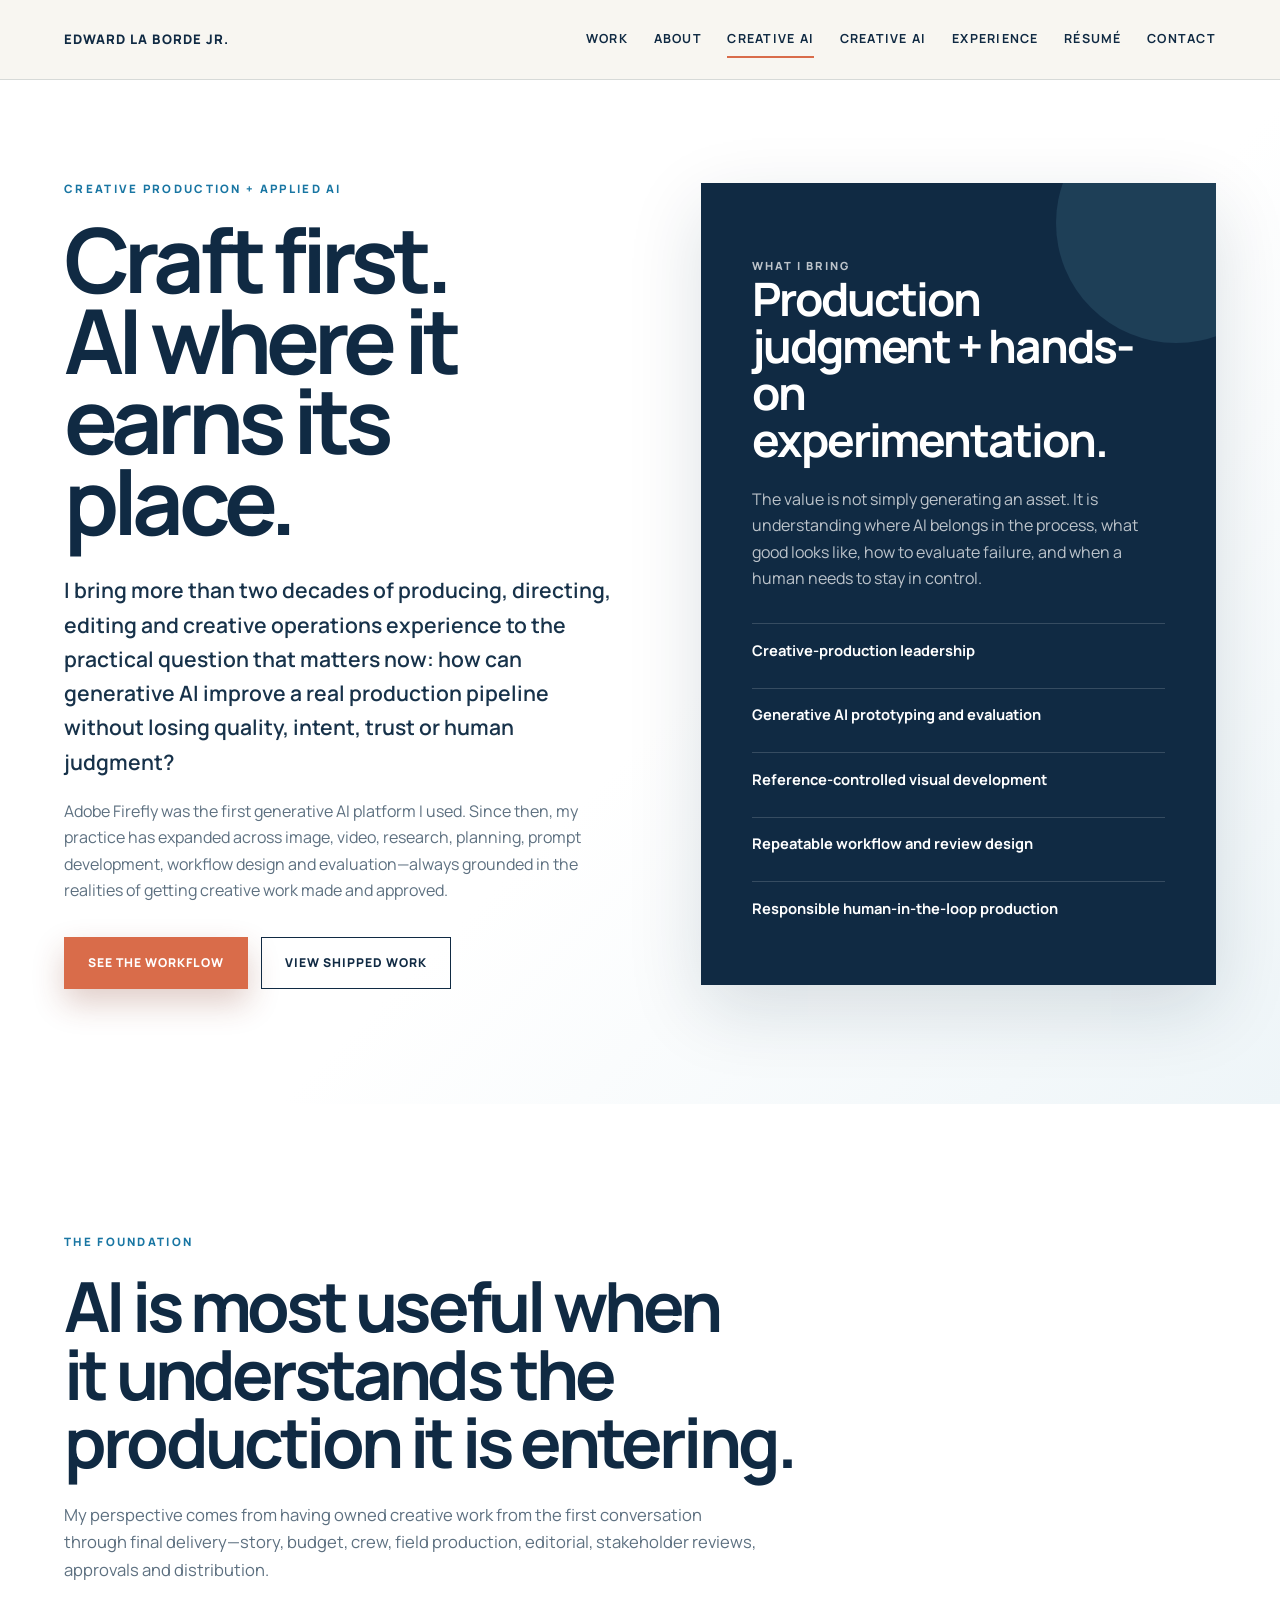
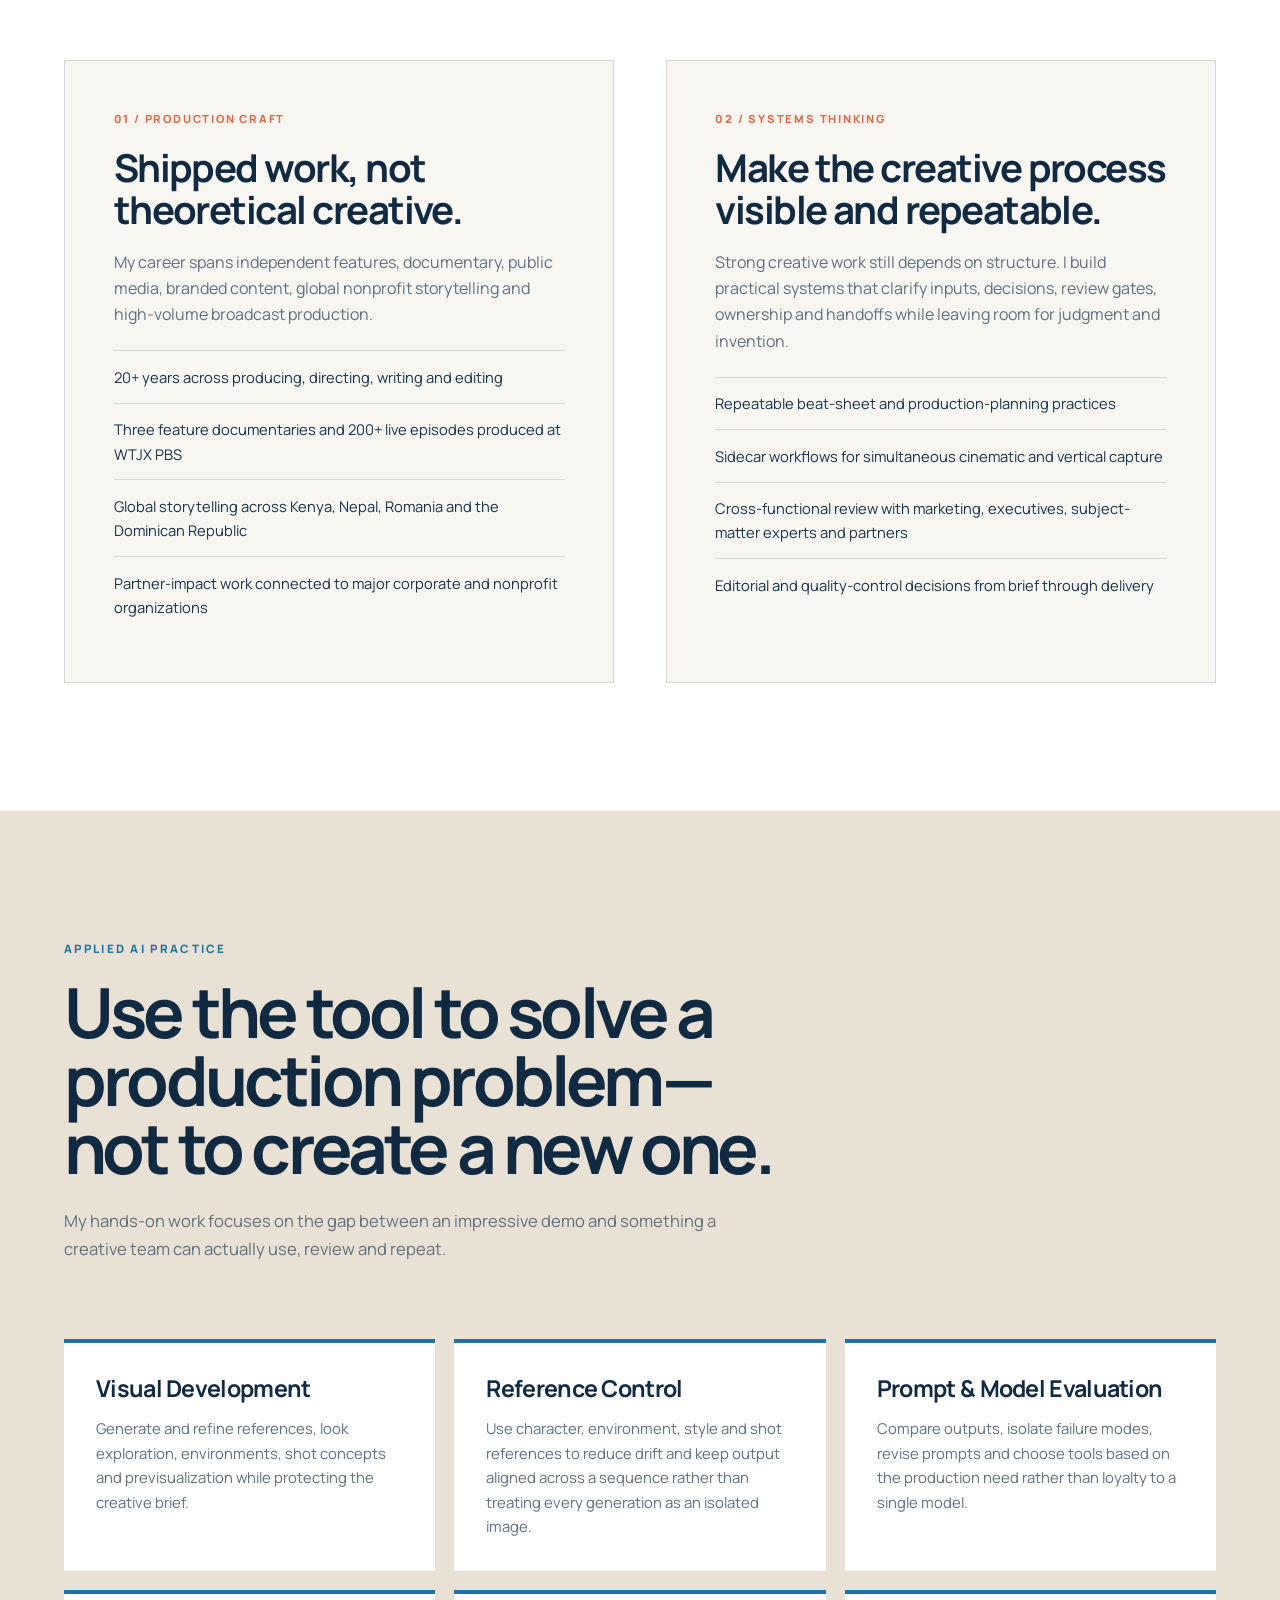
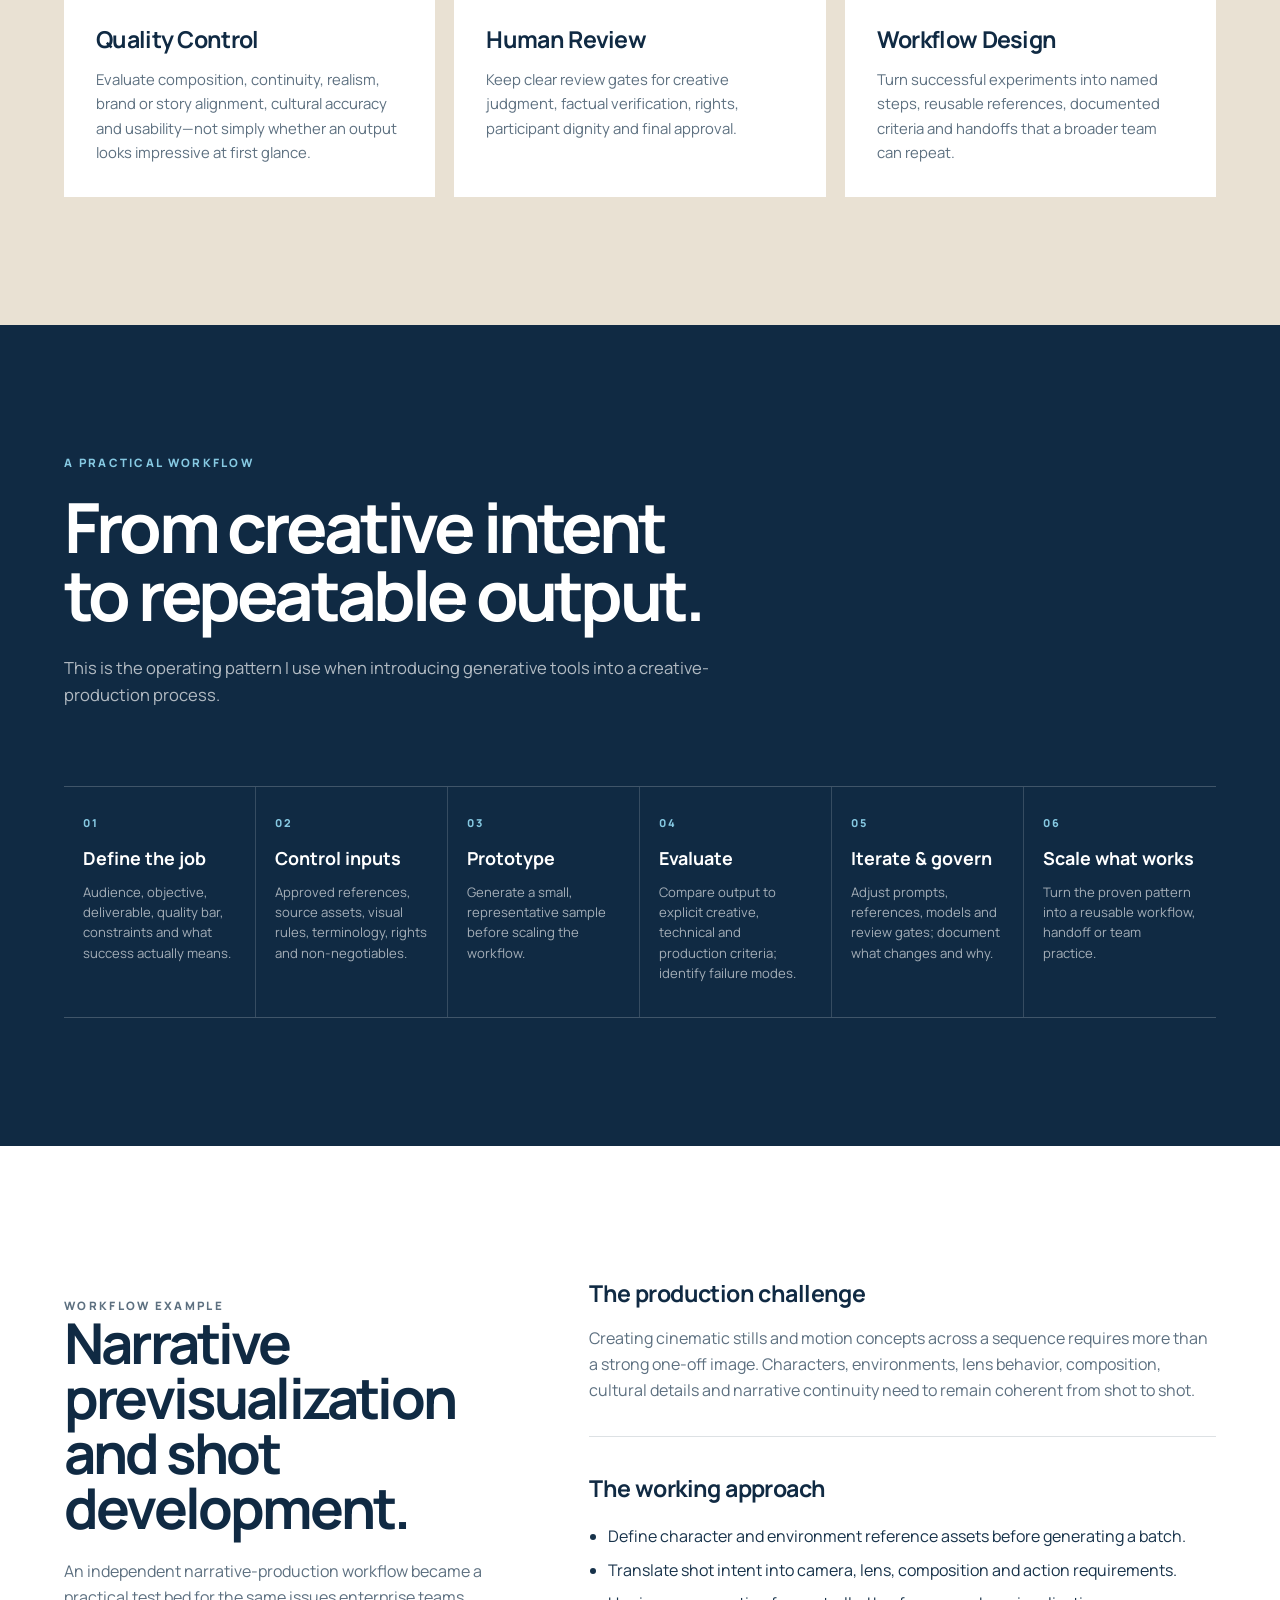
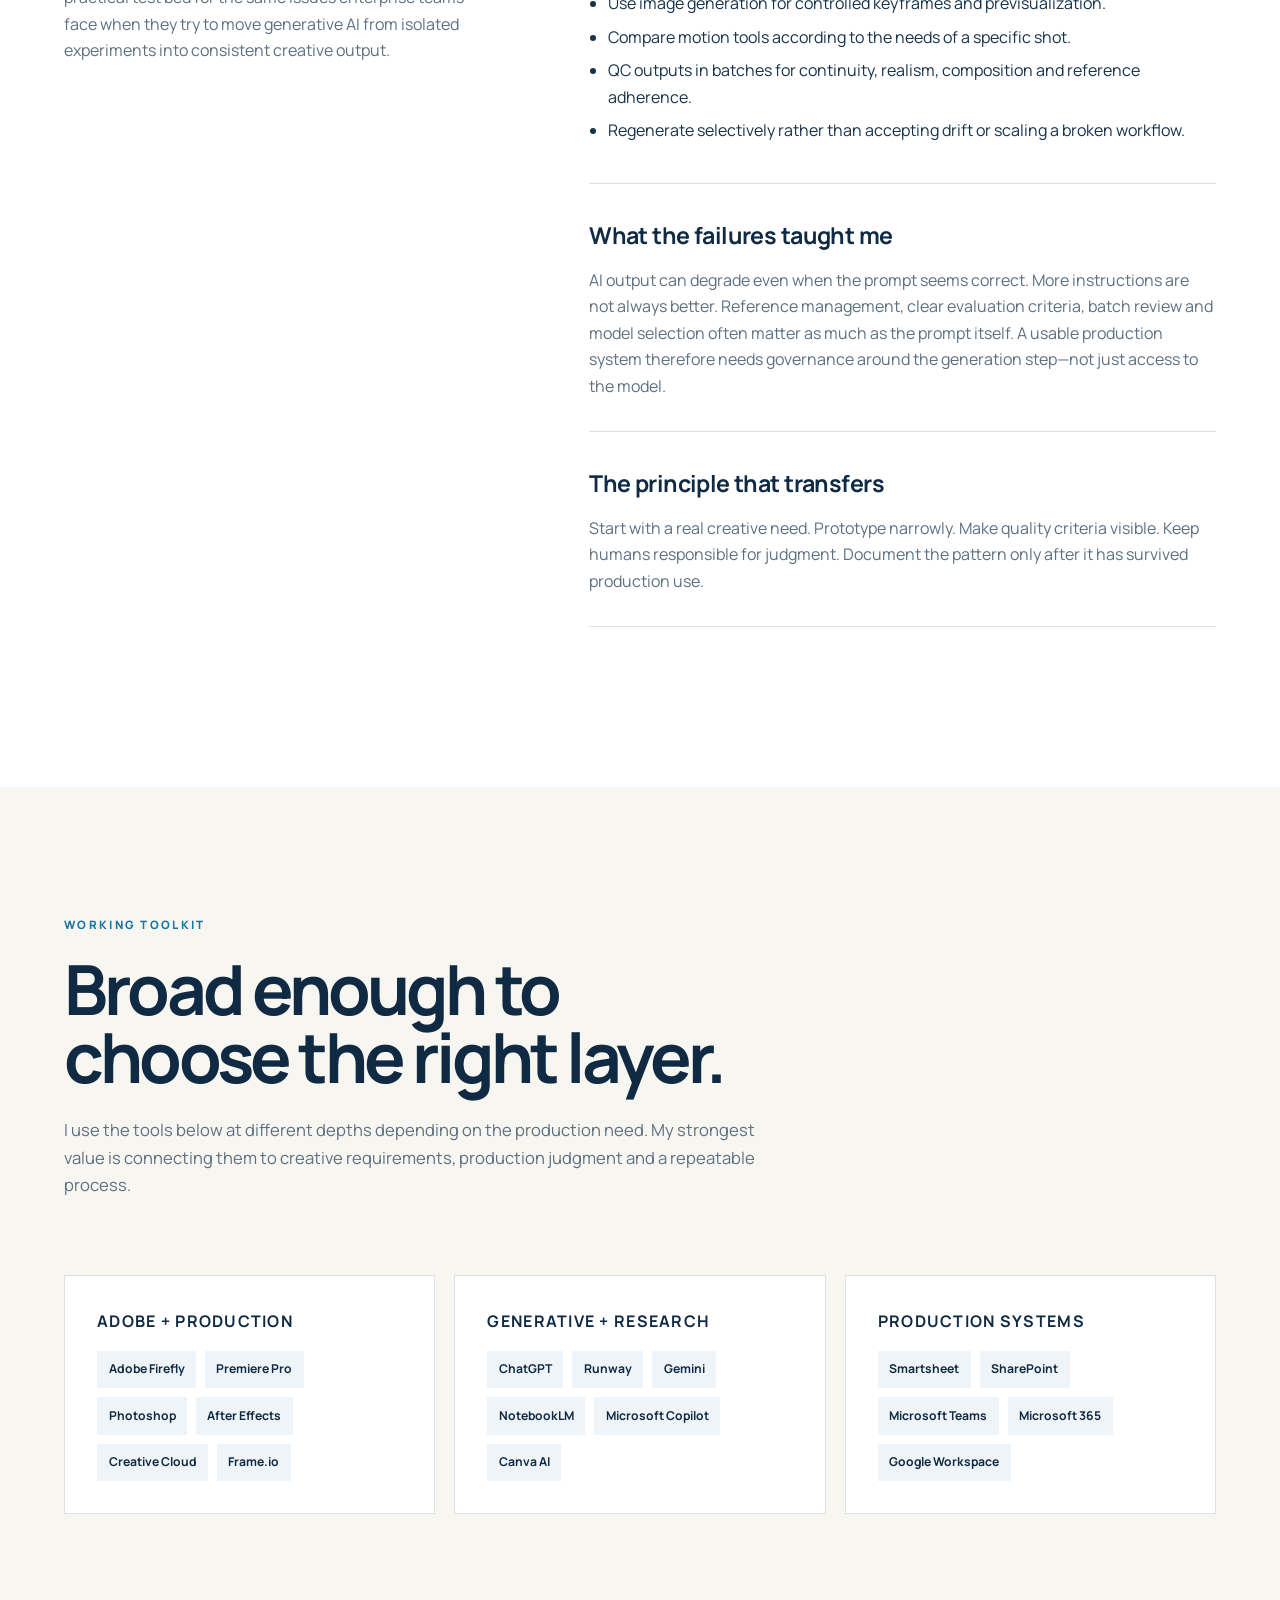
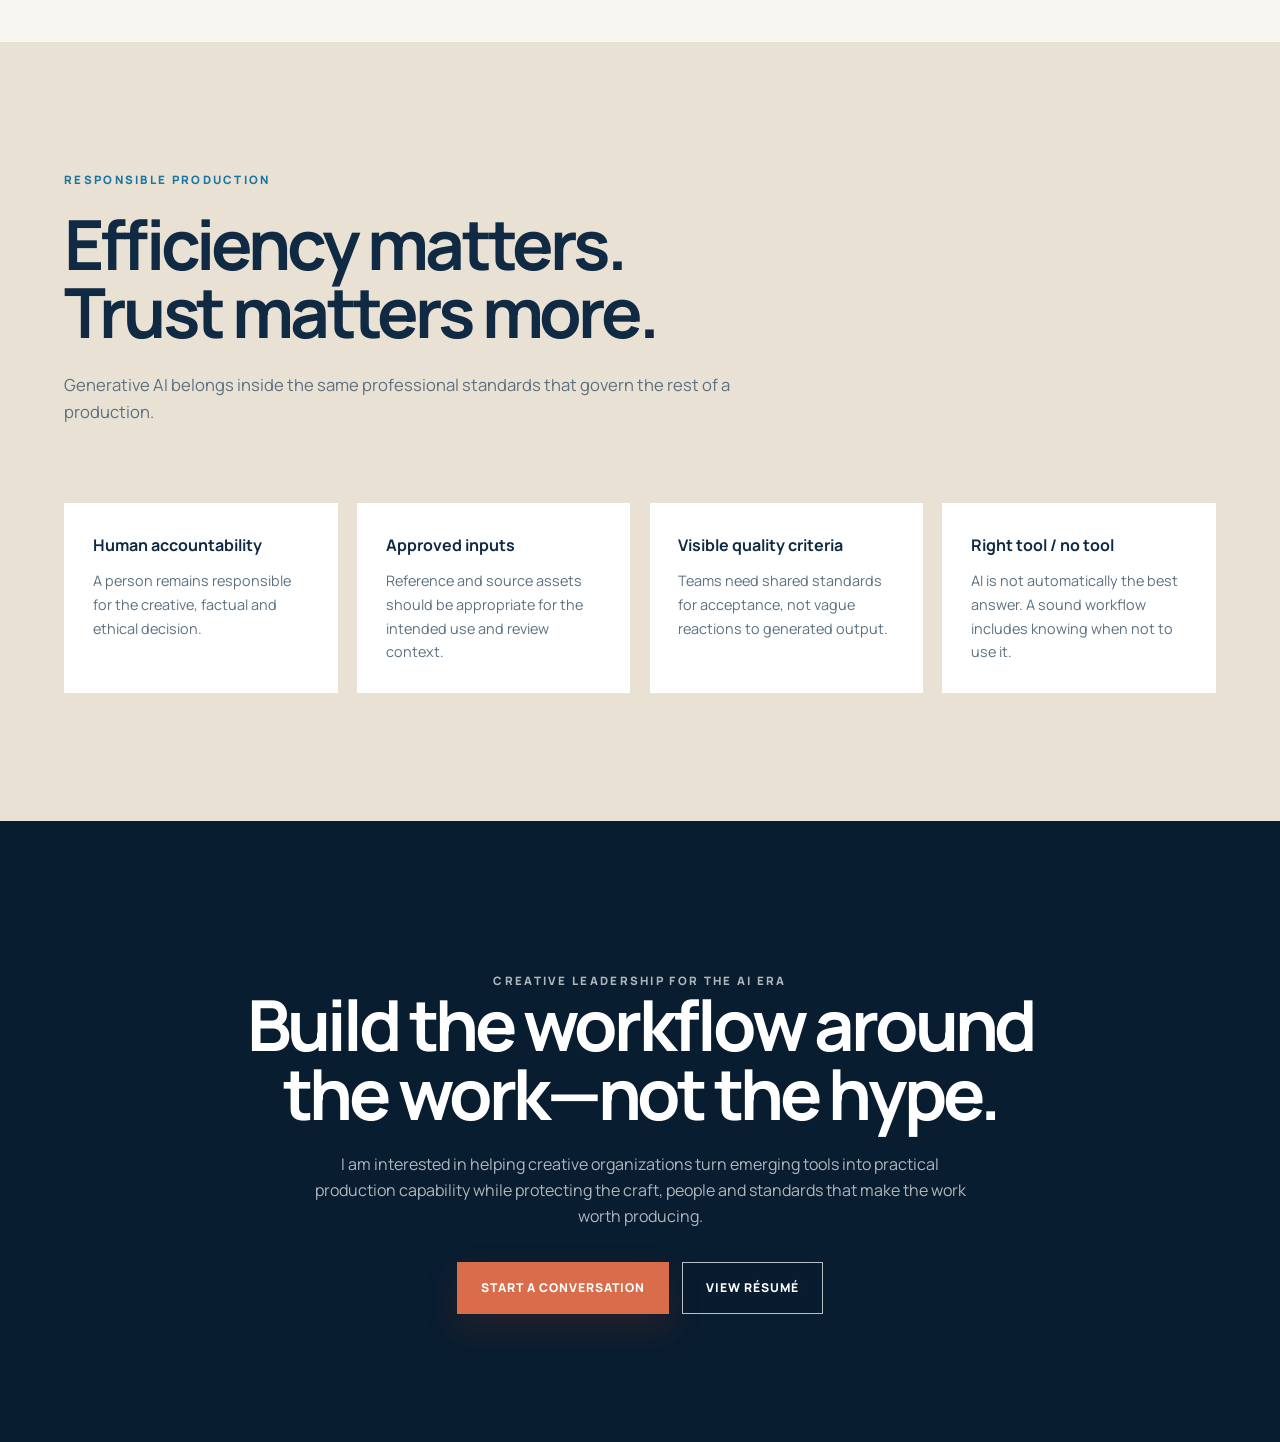
<file: creative-ai/index.html>
<!doctype html>
<html lang="en">
<head>
  <meta charset="utf-8">
  <meta name="viewport" content="width=device-width, initial-scale=1">
  <meta name="description" content="Edward La Borde Jr. combines more than two decades of creative-production leadership with hands-on generative AI, workflow design, evaluation and responsible human review.">
  <meta name="theme-color" content="#102A43">
  <title>Creative Production + Applied AI | Edward La Borde Jr.</title>
  <link rel="preconnect" href="https://fonts.googleapis.com">
  <link rel="preconnect" href="https://fonts.gstatic.com" crossorigin>
  <link href="https://fonts.googleapis.com/css2?family=Manrope:wght@400;500;600;700;800&display=swap" rel="stylesheet">
  <link rel="stylesheet" href="../styles.css">
  <style>
    .ai-page{background:var(--warm-white)}
    .ai-page .site-nav a[aria-current="page"]::after{right:0}
    .ai-hero{min-height:88svh;padding:clamp(10rem,14vw,13rem) max(5vw,calc((100vw - var(--max-width))/2)) clamp(6rem,9vw,8rem);display:grid;grid-template-columns:1.03fr .97fr;gap:clamp(3rem,7vw,7rem);align-items:center;background:linear-gradient(135deg,#fff 0%,#fff 58%,#eef5f8 100%)}
    .ai-hero-copy{max-width:760px}
    .ai-hero h1{margin:0;color:var(--navy);font-size:clamp(3.8rem,7vw,7.2rem);line-height:.9;letter-spacing:-.065em;text-wrap:balance}
    .ai-hero-lead{margin:2rem 0 0;max-width:700px;color:var(--ink);font-size:clamp(1.12rem,1.65vw,1.38rem);font-weight:600;line-height:1.62}
    .ai-hero-note{margin:1.2rem 0 0;max-width:680px;color:var(--muted)}
    .ai-hero-actions{display:flex;flex-wrap:wrap;gap:.8rem;margin-top:2.1rem}
    .ai-button-outline{border-color:var(--navy);color:var(--navy);background:transparent}
    .ai-button-outline:hover{background:var(--navy);color:#fff}
    .ai-hero-panel{position:relative;padding:clamp(2rem,4vw,3.5rem);background:var(--navy);color:#fff;box-shadow:var(--shadow);overflow:hidden}
    .ai-hero-panel::after{content:"";position:absolute;width:240px;height:240px;border-radius:50%;right:-80px;top:-80px;background:rgba(127,196,224,.13)}
    .ai-panel-label{margin:0 0 1.4rem;color:#8ed0e8;font-size:.7rem;font-weight:800;letter-spacing:.18em;text-transform:uppercase}
    .ai-hero-panel h2{position:relative;z-index:1;margin:0;color:#fff;font-size:clamp(2rem,3.6vw,3.45rem);line-height:1.02;letter-spacing:-.045em}
    .ai-hero-panel p{position:relative;z-index:1;margin:1.4rem 0 0;color:rgba(255,255,255,.72)}
    .ai-panel-list{position:relative;z-index:1;display:grid;gap:.75rem;margin:2rem 0 0;padding:0;list-style:none}
    .ai-panel-list li{padding:.85rem 0;border-top:1px solid rgba(255,255,255,.16);font-size:.92rem;font-weight:700}
    .ai-section{padding:clamp(6rem,10vw,9rem) max(5vw,calc((100vw - var(--max-width))/2))}
    .ai-section-heading{max-width:880px;margin-bottom:clamp(3rem,6vw,5rem)}
    .ai-section-heading h2{margin:0;color:var(--navy);font-size:clamp(2.7rem,5.4vw,5.35rem);line-height:.98;letter-spacing:-.055em;text-wrap:balance}
    .ai-section-heading>p:last-child{max-width:700px;margin:1.6rem 0 0;color:var(--muted);font-size:1.04rem}
    .ai-foundation{background:#fff}
    .ai-foundation-grid{display:grid;grid-template-columns:1fr 1fr;gap:clamp(2rem,4vw,4rem)}
    .ai-foundation-card{padding:clamp(2rem,3.8vw,3.5rem);border:1px solid var(--line);background:var(--warm-white)}
    .ai-card-index{display:block;margin-bottom:1.2rem;color:var(--coral);font-size:.7rem;font-weight:800;letter-spacing:.16em;text-transform:uppercase}
    .ai-foundation-card h3{margin:0;color:var(--navy);font-size:clamp(1.8rem,3vw,2.8rem);line-height:1.08;letter-spacing:-.04em}
    .ai-foundation-card p{margin:1.15rem 0 0;color:var(--muted)}
    .ai-proof-list{margin:1.4rem 0 0;padding:0;list-style:none}
    .ai-proof-list li{padding:.85rem 0;border-top:1px solid var(--line);color:var(--ink);font-size:.92rem}
    .ai-practice{background:var(--sand)}
    .ai-practice-grid{display:grid;grid-template-columns:repeat(3,minmax(0,1fr));gap:1.2rem}
    .ai-practice-card{padding:2rem;background:#fff;border-top:4px solid var(--ocean)}
    .ai-practice-card h3{margin:0;color:var(--navy);font-size:1.45rem;line-height:1.15;letter-spacing:-.03em}
    .ai-practice-card p{margin:.9rem 0 0;color:var(--muted);font-size:.93rem}
    .ai-workflow{background:var(--navy);color:#fff}
    .ai-workflow .eyebrow{color:#86c9e2}
    .ai-workflow .ai-section-heading h2{color:#fff}
    .ai-workflow .ai-section-heading>p:last-child{color:rgba(255,255,255,.68)}
    .ai-workflow-steps{display:grid;grid-template-columns:repeat(6,minmax(0,1fr));margin-top:1rem;border-top:1px solid rgba(255,255,255,.2);border-bottom:1px solid rgba(255,255,255,.2)}
    .ai-step{min-height:230px;padding:1.7rem 1.2rem;border-right:1px solid rgba(255,255,255,.16)}
    .ai-step:last-child{border-right:0}
    .ai-step span{display:block;color:#86c9e2;font-size:.68rem;font-weight:800;letter-spacing:.16em;text-transform:uppercase}
    .ai-step h3{margin:1rem 0 0;color:#fff;font-size:1.12rem;line-height:1.18}
    .ai-step p{margin:.8rem 0 0;color:rgba(255,255,255,.62);font-size:.82rem;line-height:1.55}
    .ai-case{background:#fff}
    .ai-case-grid{display:grid;grid-template-columns:.82fr 1.18fr;gap:clamp(3rem,7vw,7rem);align-items:start}
    .ai-case-intro{position:sticky;top:7rem}
    .ai-case-intro h2{margin:0;color:var(--navy);font-size:clamp(2.5rem,4.4vw,4.5rem);line-height:.98;letter-spacing:-.05em}
    .ai-case-intro p{margin:1.4rem 0 0;color:var(--muted)}
    .ai-case-block{padding:0 0 2rem;margin-bottom:2rem;border-bottom:1px solid var(--line)}
    .ai-case-block h3{margin:0;color:var(--navy);font-size:1.45rem;letter-spacing:-.025em}
    .ai-case-block p{margin:.8rem 0 0;color:var(--muted)}
    .ai-case-block ul{margin:1rem 0 0;padding-left:1.2rem;color:var(--ink)}
    .ai-case-block li{margin:.45rem 0}
    .ai-toolkit{background:var(--warm-white)}
    .ai-tool-groups{display:grid;grid-template-columns:repeat(3,minmax(0,1fr));gap:1.2rem}
    .ai-tool-group{padding:2rem;border:1px solid var(--line);background:#fff}
    .ai-tool-group h3{margin:0 0 1rem;color:var(--navy);font-size:1rem;text-transform:uppercase;letter-spacing:.08em}
    .ai-tags{display:flex;flex-wrap:wrap;gap:.55rem}
    .ai-tag{display:inline-flex;padding:.55rem .72rem;background:#eef4f7;color:var(--navy);font-size:.76rem;font-weight:700}
    .ai-responsible{background:var(--sand)}
    .ai-principles{display:grid;grid-template-columns:repeat(4,minmax(0,1fr));gap:1.2rem}
    .ai-principle{padding:1.8rem;background:#fff}
    .ai-principle strong{display:block;color:var(--navy);font-size:1rem}
    .ai-principle p{margin:.7rem 0 0;color:var(--muted);font-size:.9rem}
    .ai-cta{padding:clamp(6rem,10vw,9rem) max(5vw,calc((100vw - var(--max-width))/2));background:var(--navy-deep);color:#fff;text-align:center}
    .ai-cta h2{margin:0 auto;max-width:900px;font-size:clamp(2.8rem,5.5vw,5.7rem);line-height:.98;letter-spacing:-.055em}
    .ai-cta p{max-width:680px;margin:1.4rem auto 0;color:rgba(255,255,255,.68)}
    .ai-cta-actions{display:flex;justify-content:center;flex-wrap:wrap;gap:.8rem;margin-top:2rem}
    @media(max-width:980px){
      .ai-hero,.ai-case-grid{grid-template-columns:1fr}
      .ai-hero{min-height:auto}
      .ai-case-intro{position:static}
      .ai-practice-grid,.ai-tool-groups{grid-template-columns:1fr 1fr}
      .ai-workflow-steps{grid-template-columns:repeat(3,minmax(0,1fr))}
      .ai-step:nth-child(3){border-right:0}
      .ai-step:nth-child(-n+3){border-bottom:1px solid rgba(255,255,255,.16)}
      .ai-principles{grid-template-columns:1fr 1fr}
    }
    @media(max-width:680px){
      .ai-foundation-grid,.ai-practice-grid,.ai-tool-groups,.ai-principles{grid-template-columns:1fr}
      .ai-workflow-steps{grid-template-columns:1fr}
      .ai-step,.ai-step:nth-child(3){border-right:0;border-bottom:1px solid rgba(255,255,255,.16)}
      .ai-step:last-child{border-bottom:0}
      .ai-hero h1{font-size:clamp(3.25rem,17vw,5rem)}
    }
  </style>
</head>
<body class="ai-page">
  <a class="skip-link" href="#main-content">Skip to content</a>

  <header class="site-header">
    <a class="brand" href="../" aria-label="Edward La Borde Jr. — home"><span>Edward La Borde Jr.</span></a>
    <button class="nav-toggle" aria-label="Open menu" aria-expanded="false" aria-controls="primary-nav">Menu</button>
    <nav class="site-nav" id="primary-nav" aria-label="Primary navigation">
      <a href="../#work">Work</a>
      <a href="../about/">About</a>
      <a href="./" aria-current="page">Creative AI</a>
      <a href="../#experience">Experience</a>
      <a href="../resume/">Résumé</a>
      <a href="../#contact">Contact</a>
    </nav>
  </header>

  <main id="main-content">
    <section class="ai-hero">
      <div class="ai-hero-copy reveal">
        <p class="eyebrow">Creative Production + Applied AI</p>
        <h1>Craft first.<br>AI where it earns its place.</h1>
        <p class="ai-hero-lead">I bring more than two decades of producing, directing, editing and creative operations experience to the practical question that matters now: how can generative AI improve a real production pipeline without losing quality, intent, trust or human judgment?</p>
        <p class="ai-hero-note">Adobe Firefly was the first generative AI platform I used. Since then, my practice has expanded across image, video, research, planning, prompt development, workflow design and evaluation—always grounded in the realities of getting creative work made and approved.</p>
        <div class="ai-hero-actions">
          <a class="button button-coral" href="#workflow">See the workflow</a>
          <a class="button ai-button-outline" href="../#work">View shipped work</a>
        </div>
      </div>
      <aside class="ai-hero-panel reveal" aria-label="Applied AI focus areas">
        <p class="ai-panel-label">What I bring</p>
        <h2>Production judgment + hands-on experimentation.</h2>
        <p>The value is not simply generating an asset. It is understanding where AI belongs in the process, what good looks like, how to evaluate failure, and when a human needs to stay in control.</p>
        <ul class="ai-panel-list">
          <li>Creative-production leadership</li>
          <li>Generative AI prototyping and evaluation</li>
          <li>Reference-controlled visual development</li>
          <li>Repeatable workflow and review design</li>
          <li>Responsible human-in-the-loop production</li>
        </ul>
      </aside>
    </section>

    <section class="ai-section ai-foundation" aria-labelledby="foundation-title">
      <div class="ai-section-heading reveal">
        <p class="eyebrow">The Foundation</p>
        <h2 id="foundation-title">AI is most useful when it understands the production it is entering.</h2>
        <p>My perspective comes from having owned creative work from the first conversation through final delivery—story, budget, crew, field production, editorial, stakeholder reviews, approvals and distribution.</p>
      </div>
      <div class="ai-foundation-grid">
        <article class="ai-foundation-card reveal">
          <span class="ai-card-index">01 / Production Craft</span>
          <h3>Shipped work, not theoretical creative.</h3>
          <p>My career spans independent features, documentary, public media, branded content, global nonprofit storytelling and high-volume broadcast production.</p>
          <ul class="ai-proof-list">
            <li>20+ years across producing, directing, writing and editing</li>
            <li>Three feature documentaries and 200+ live episodes produced at WTJX PBS</li>
            <li>Global storytelling across Kenya, Nepal, Romania and the Dominican Republic</li>
            <li>Partner-impact work connected to major corporate and nonprofit organizations</li>
          </ul>
        </article>
        <article class="ai-foundation-card reveal">
          <span class="ai-card-index">02 / Systems Thinking</span>
          <h3>Make the creative process visible and repeatable.</h3>
          <p>Strong creative work still depends on structure. I build practical systems that clarify inputs, decisions, review gates, ownership and handoffs while leaving room for judgment and invention.</p>
          <ul class="ai-proof-list">
            <li>Repeatable beat-sheet and production-planning practices</li>
            <li>Sidecar workflows for simultaneous cinematic and vertical capture</li>
            <li>Cross-functional review with marketing, executives, subject-matter experts and partners</li>
            <li>Editorial and quality-control decisions from brief through delivery</li>
          </ul>
        </article>
      </div>
    </section>

    <section class="ai-section ai-practice" aria-labelledby="practice-title">
      <div class="ai-section-heading reveal">
        <p class="eyebrow">Applied AI Practice</p>
        <h2 id="practice-title">Use the tool to solve a production problem—not to create a new one.</h2>
        <p>My hands-on work focuses on the gap between an impressive demo and something a creative team can actually use, review and repeat.</p>
      </div>
      <div class="ai-practice-grid">
        <article class="ai-practice-card reveal"><h3>Visual Development</h3><p>Generate and refine references, look exploration, environments, shot concepts and previsualization while protecting the creative brief.</p></article>
        <article class="ai-practice-card reveal"><h3>Reference Control</h3><p>Use character, environment, style and shot references to reduce drift and keep output aligned across a sequence rather than treating every generation as an isolated image.</p></article>
        <article class="ai-practice-card reveal"><h3>Prompt & Model Evaluation</h3><p>Compare outputs, isolate failure modes, revise prompts and choose tools based on the production need rather than loyalty to a single model.</p></article>
        <article class="ai-practice-card reveal"><h3>Quality Control</h3><p>Evaluate composition, continuity, realism, brand or story alignment, cultural accuracy and usability—not simply whether an output looks impressive at first glance.</p></article>
        <article class="ai-practice-card reveal"><h3>Human Review</h3><p>Keep clear review gates for creative judgment, factual verification, rights, participant dignity and final approval.</p></article>
        <article class="ai-practice-card reveal"><h3>Workflow Design</h3><p>Turn successful experiments into named steps, reusable references, documented criteria and handoffs that a broader team can repeat.</p></article>
      </div>
    </section>

    <section class="ai-section ai-workflow" id="workflow" aria-labelledby="workflow-title">
      <div class="ai-section-heading reveal">
        <p class="eyebrow">A Practical Workflow</p>
        <h2 id="workflow-title">From creative intent to repeatable output.</h2>
        <p>This is the operating pattern I use when introducing generative tools into a creative-production process.</p>
      </div>
      <div class="ai-workflow-steps reveal">
        <article class="ai-step"><span>01</span><h3>Define the job</h3><p>Audience, objective, deliverable, quality bar, constraints and what success actually means.</p></article>
        <article class="ai-step"><span>02</span><h3>Control inputs</h3><p>Approved references, source assets, visual rules, terminology, rights and non-negotiables.</p></article>
        <article class="ai-step"><span>03</span><h3>Prototype</h3><p>Generate a small, representative sample before scaling the workflow.</p></article>
        <article class="ai-step"><span>04</span><h3>Evaluate</h3><p>Compare output to explicit creative, technical and production criteria; identify failure modes.</p></article>
        <article class="ai-step"><span>05</span><h3>Iterate & govern</h3><p>Adjust prompts, references, models and review gates; document what changes and why.</p></article>
        <article class="ai-step"><span>06</span><h3>Scale what works</h3><p>Turn the proven pattern into a reusable workflow, handoff or team practice.</p></article>
      </div>
    </section>

    <section class="ai-section ai-case" aria-labelledby="case-title">
      <div class="ai-case-grid">
        <div class="ai-case-intro reveal">
          <p class="eyebrow">Workflow Example</p>
          <h2 id="case-title">Narrative previsualization and shot development.</h2>
          <p>An independent narrative-production workflow became a practical test bed for the same issues enterprise teams face when they try to move generative AI from isolated experiments into consistent creative output.</p>
        </div>
        <div class="ai-case-detail">
          <article class="ai-case-block reveal">
            <h3>The production challenge</h3>
            <p>Creating cinematic stills and motion concepts across a sequence requires more than a strong one-off image. Characters, environments, lens behavior, composition, cultural details and narrative continuity need to remain coherent from shot to shot.</p>
          </article>
          <article class="ai-case-block reveal">
            <h3>The working approach</h3>
            <ul>
              <li>Define character and environment reference assets before generating a batch.</li>
              <li>Translate shot intent into camera, lens, composition and action requirements.</li>
              <li>Use image generation for controlled keyframes and previsualization.</li>
              <li>Compare motion tools according to the needs of a specific shot.</li>
              <li>QC outputs in batches for continuity, realism, composition and reference adherence.</li>
              <li>Regenerate selectively rather than accepting drift or scaling a broken workflow.</li>
            </ul>
          </article>
          <article class="ai-case-block reveal">
            <h3>What the failures taught me</h3>
            <p>AI output can degrade even when the prompt seems correct. More instructions are not always better. Reference management, clear evaluation criteria, batch review and model selection often matter as much as the prompt itself. A usable production system therefore needs governance around the generation step—not just access to the model.</p>
          </article>
          <article class="ai-case-block reveal">
            <h3>The principle that transfers</h3>
            <p>Start with a real creative need. Prototype narrowly. Make quality criteria visible. Keep humans responsible for judgment. Document the pattern only after it has survived production use.</p>
          </article>
        </div>
      </div>
    </section>

    <section class="ai-section ai-toolkit" aria-labelledby="toolkit-title">
      <div class="ai-section-heading reveal">
        <p class="eyebrow">Working Toolkit</p>
        <h2 id="toolkit-title">Broad enough to choose the right layer.</h2>
        <p>I use the tools below at different depths depending on the production need. My strongest value is connecting them to creative requirements, production judgment and a repeatable process.</p>
      </div>
      <div class="ai-tool-groups">
        <article class="ai-tool-group reveal"><h3>Adobe + Production</h3><div class="ai-tags"><span class="ai-tag">Adobe Firefly</span><span class="ai-tag">Premiere Pro</span><span class="ai-tag">Photoshop</span><span class="ai-tag">After Effects</span><span class="ai-tag">Creative Cloud</span><span class="ai-tag">Frame.io</span></div></article>
        <article class="ai-tool-group reveal"><h3>Generative + Research</h3><div class="ai-tags"><span class="ai-tag">ChatGPT</span><span class="ai-tag">Runway</span><span class="ai-tag">Gemini</span><span class="ai-tag">NotebookLM</span><span class="ai-tag">Microsoft Copilot</span><span class="ai-tag">Canva AI</span></div></article>
        <article class="ai-tool-group reveal"><h3>Production Systems</h3><div class="ai-tags"><span class="ai-tag">Smartsheet</span><span class="ai-tag">SharePoint</span><span class="ai-tag">Microsoft Teams</span><span class="ai-tag">Microsoft 365</span><span class="ai-tag">Google Workspace</span></div></article>
      </div>
    </section>

    <section class="ai-section ai-responsible" aria-labelledby="responsible-title">
      <div class="ai-section-heading reveal">
        <p class="eyebrow">Responsible Production</p>
        <h2 id="responsible-title">Efficiency matters. Trust matters more.</h2>
        <p>Generative AI belongs inside the same professional standards that govern the rest of a production.</p>
      </div>
      <div class="ai-principles">
        <article class="ai-principle reveal"><strong>Human accountability</strong><p>A person remains responsible for the creative, factual and ethical decision.</p></article>
        <article class="ai-principle reveal"><strong>Approved inputs</strong><p>Reference and source assets should be appropriate for the intended use and review context.</p></article>
        <article class="ai-principle reveal"><strong>Visible quality criteria</strong><p>Teams need shared standards for acceptance, not vague reactions to generated output.</p></article>
        <article class="ai-principle reveal"><strong>Right tool / no tool</strong><p>AI is not automatically the best answer. A sound workflow includes knowing when not to use it.</p></article>
      </div>
    </section>

    <section class="ai-cta">
      <p class="eyebrow">Creative Leadership for the AI Era</p>
      <h2>Build the workflow around the work—not the hype.</h2>
      <p>I am interested in helping creative organizations turn emerging tools into practical production capability while protecting the craft, people and standards that make the work worth producing.</p>
      <div class="ai-cta-actions">
        <a class="button button-coral" href="mailto:edlaborde@me.com">Start a conversation</a>
        <a class="button button-ghost" href="../resume/">View résumé</a>
      </div>
    </section>
  </main>

  <script src="../script.js"></script>
</body>
</html>
</file>
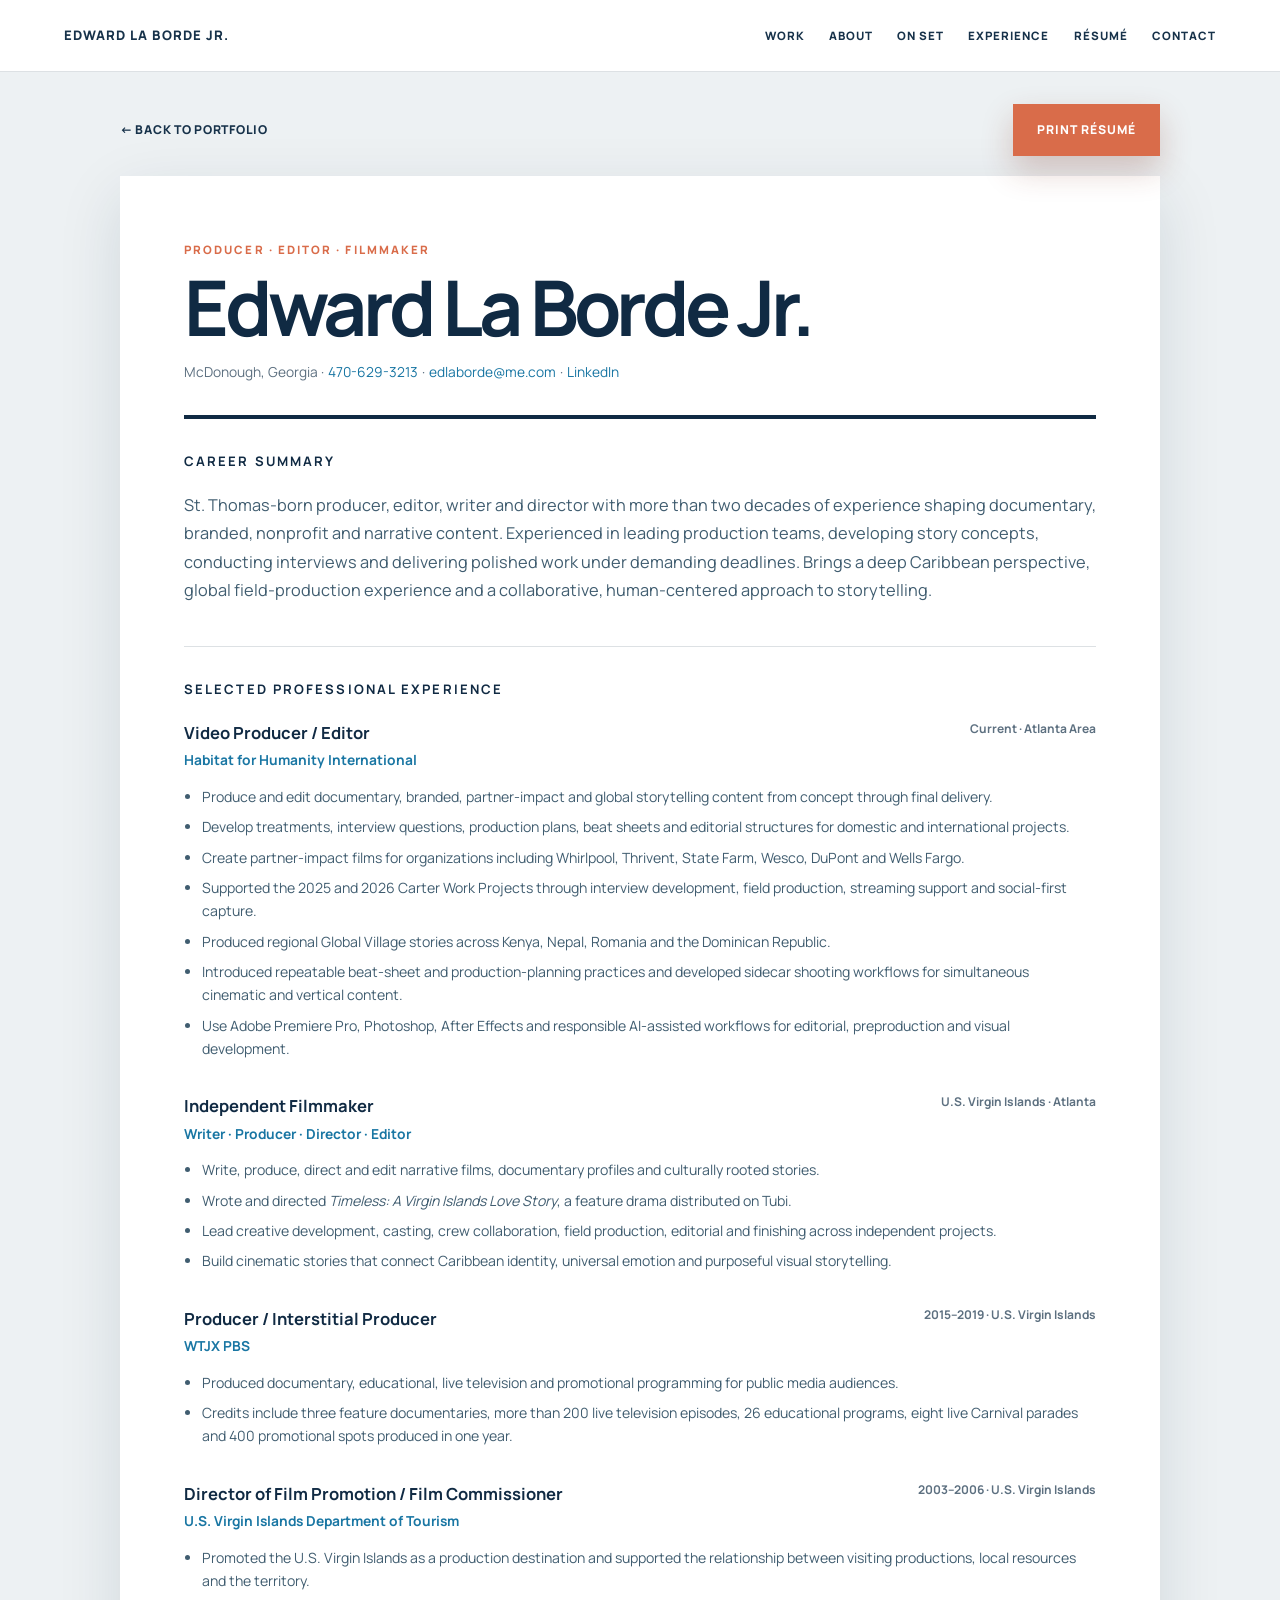
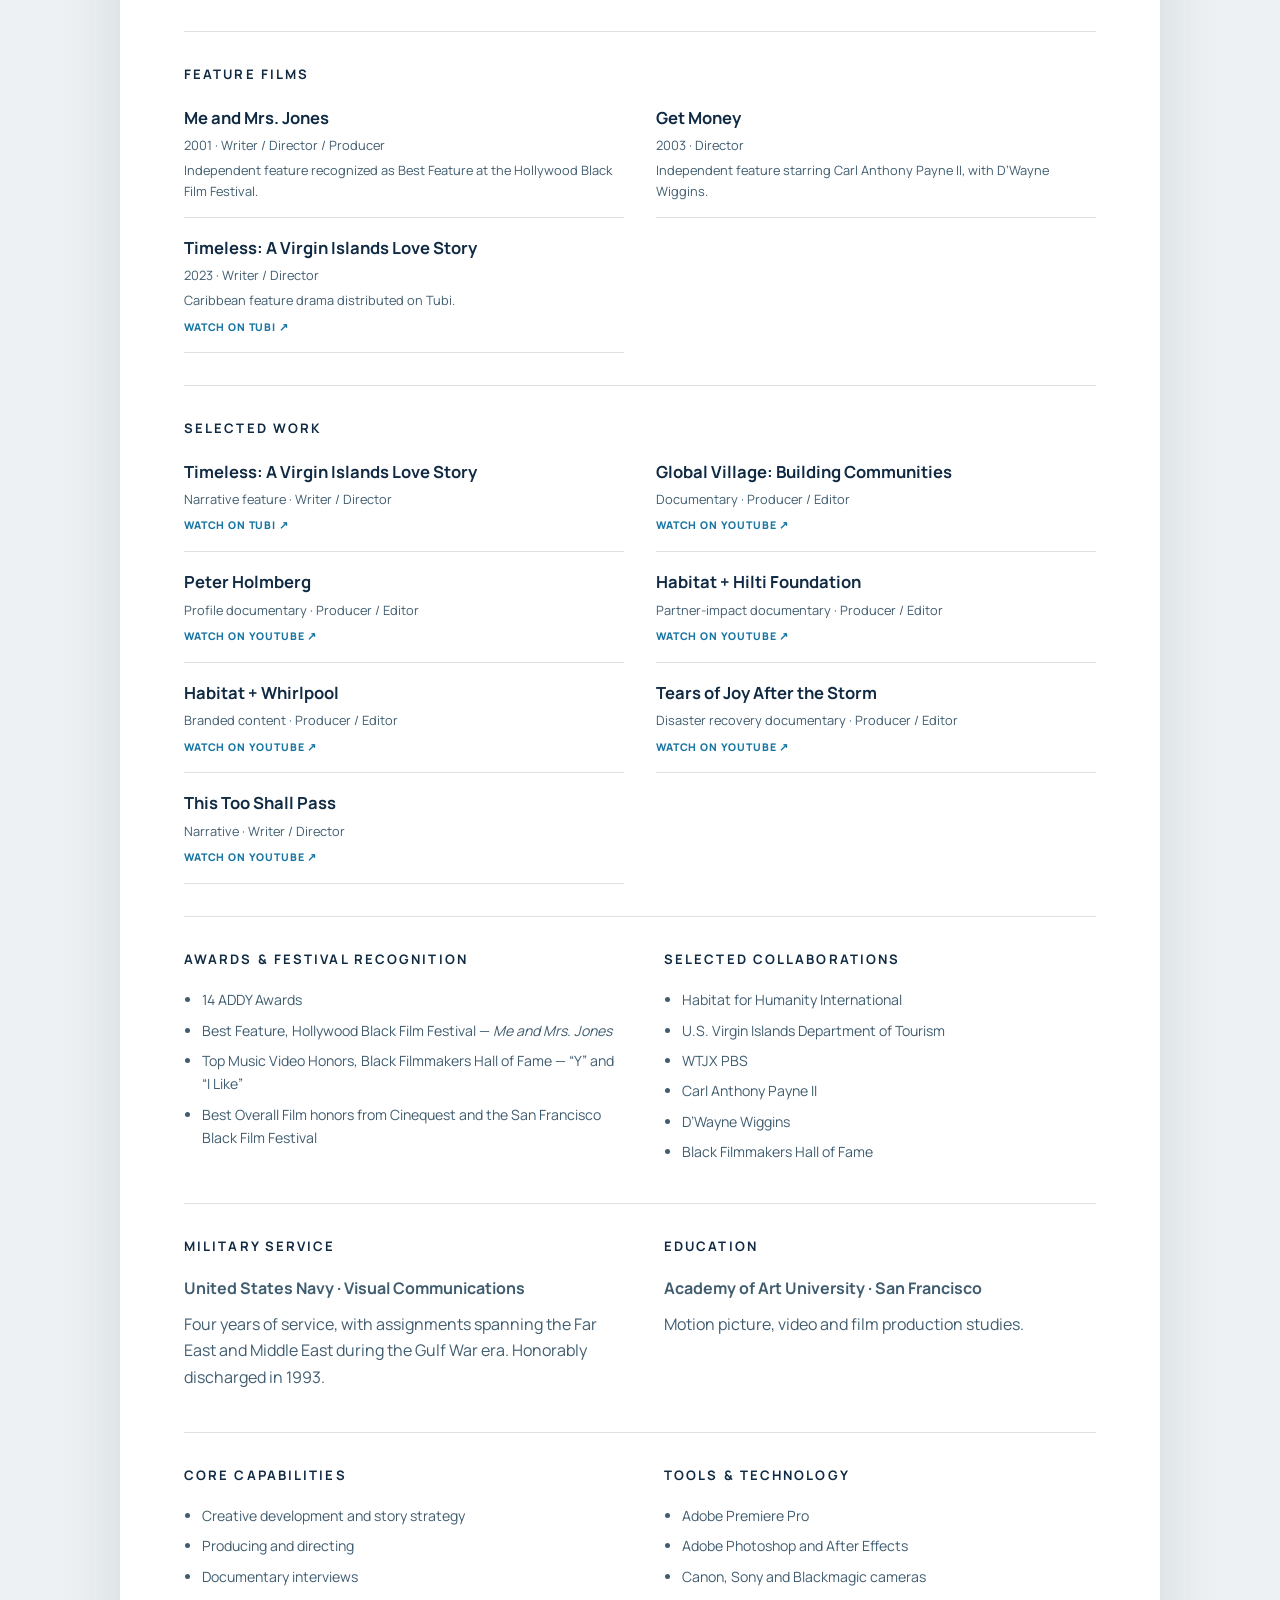
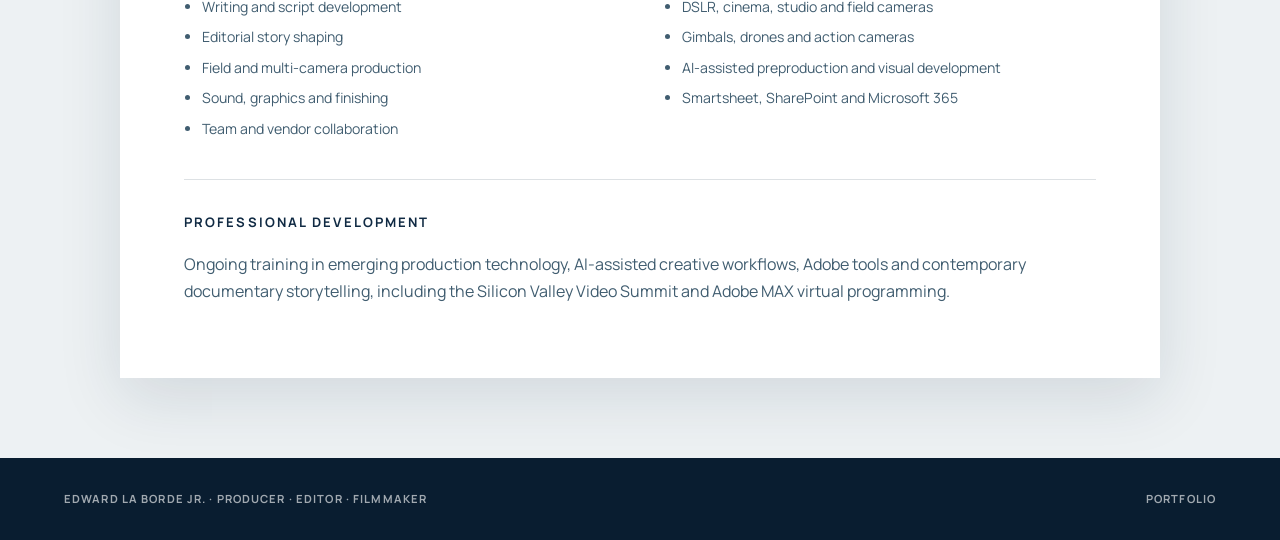
<file: resume/index.html>
<!doctype html>
<html lang="en">
<head>
  <meta charset="utf-8">
  <meta name="viewport" content="width=device-width, initial-scale=1">
  <meta name="description" content="Résumé for Edward La Borde Jr., producer, editor, filmmaker and content creator.">
  <meta name="theme-color" content="#102A43">
  <title>Résumé | Edward La Borde Jr.</title>
  <link rel="preconnect" href="https://fonts.googleapis.com">
  <link rel="preconnect" href="https://fonts.gstatic.com" crossorigin>
  <link href="https://fonts.googleapis.com/css2?family=Manrope:wght@400;500;600;700;800&display=swap" rel="stylesheet">
  <link rel="stylesheet" href="../styles.css">
</head>
<body class="resume-page">
  <a class="skip-link" href="#resume-content">Skip to résumé</a>
  <header class="resume-site-header">
    <a class="brand" href="../">Edward La Borde Jr.</a>
    <nav aria-label="Résumé navigation">
      <a href="../#work">Work</a>
      <a href="../about/">About</a>
      <a href="../#on-set">On Set</a>
      <a href="../#experience">Experience</a>
      <a href="./" aria-current="page">Résumé</a>
      <a href="../#contact">Contact</a>
    </nav>
  </header>

  <main class="resume-shell" id="resume-content">
    <div class="resume-toolbar">
      <a class="resume-back" href="../">← Back to portfolio</a>
      <button class="button button-coral print-button" type="button" onclick="window.print()">Print Résumé</button>
    </div>

    <article class="resume-document">
      <header class="resume-header">
        <p class="resume-kicker">Producer · Editor · Filmmaker</p>
        <h1>Edward La Borde Jr.</h1>
        <p class="resume-contact">
          McDonough, Georgia ·
          <a href="tel:+14706293213">470-629-3213</a> ·
          <a href="mailto:edlaborde@me.com">edlaborde@me.com</a> ·
          <a href="https://www.linkedin.com/in/edward-la-borde-jr-29476838" target="_blank" rel="noopener">LinkedIn</a>
        </p>
      </header>

      <section class="resume-section resume-summary">
        <h2>Career Summary</h2>
        <p>St. Thomas-born producer, editor, writer and director with more than two decades of experience shaping documentary, branded, nonprofit and narrative content. Experienced in leading production teams, developing story concepts, conducting interviews and delivering polished work under demanding deadlines. Brings a deep Caribbean perspective, global field-production experience and a collaborative, human-centered approach to storytelling.</p>
      </section>

      <section class="resume-section">
        <h2>Selected Professional Experience</h2>
        <article class="resume-role">
          <div class="resume-role-heading">
            <div><h3>Video Producer / Editor</h3><p>Habitat for Humanity International</p></div>
            <span>Current · Atlanta Area</span>
          </div>
          <ul>
            <li>Produce and edit documentary, branded, partner-impact and global storytelling content from concept through final delivery.</li>
            <li>Develop treatments, interview questions, production plans, beat sheets and editorial structures for domestic and international projects.</li>
            <li>Create partner-impact films for organizations including Whirlpool, Thrivent, State Farm, Wesco, DuPont and Wells Fargo.</li>
            <li>Supported the 2025 and 2026 Carter Work Projects through interview development, field production, streaming support and social-first capture.</li>
            <li>Produced regional Global Village stories across Kenya, Nepal, Romania and the Dominican Republic.</li>
            <li>Introduced repeatable beat-sheet and production-planning practices and developed sidecar shooting workflows for simultaneous cinematic and vertical content.</li>
            <li>Use Adobe Premiere Pro, Photoshop, After Effects and responsible AI-assisted workflows for editorial, preproduction and visual development.</li>
          </ul>
        </article>

        <article class="resume-role">
          <div class="resume-role-heading">
            <div><h3>Independent Filmmaker</h3><p>Writer · Producer · Director · Editor</p></div>
            <span>U.S. Virgin Islands · Atlanta</span>
          </div>
          <ul>
            <li>Write, produce, direct and edit narrative films, documentary profiles and culturally rooted stories.</li>
            <li>Wrote and directed <em>Timeless: A Virgin Islands Love Story</em>, a feature drama distributed on Tubi.</li>
            <li>Lead creative development, casting, crew collaboration, field production, editorial and finishing across independent projects.</li>
            <li>Build cinematic stories that connect Caribbean identity, universal emotion and purposeful visual storytelling.</li>
          </ul>
        </article>

        <article class="resume-role">
          <div class="resume-role-heading">
            <div><h3>Producer / Interstitial Producer</h3><p>WTJX PBS</p></div>
            <span>2015–2019 · U.S. Virgin Islands</span>
          </div>
          <ul>
            <li>Produced documentary, educational, live television and promotional programming for public media audiences.</li>
            <li>Credits include three feature documentaries, more than 200 live television episodes, 26 educational programs, eight live Carnival parades and 400 promotional spots produced in one year.</li>
          </ul>
        </article>

        <article class="resume-role">
          <div class="resume-role-heading">
            <div><h3>Director of Film Promotion / Film Commissioner</h3><p>U.S. Virgin Islands Department of Tourism</p></div>
            <span>2003–2006 · U.S. Virgin Islands</span>
          </div>
          <ul>
            <li>Promoted the U.S. Virgin Islands as a production destination and supported the relationship between visiting productions, local resources and the territory.</li>
          </ul>
        </article>
      </section>

      <section class="resume-section" id="feature-films">
        <h2>Feature Films</h2>
        <div class="resume-project-grid">
          <div><h3><a href="../about/#feature-films">Me and Mrs. Jones</a></h3><p>2001 · Writer / Director / Producer</p><p>Independent feature recognized as Best Feature at the Hollywood Black Film Festival.</p></div>
          <div><h3><a href="../about/#feature-films">Get Money</a></h3><p>2003 · Director</p><p>Independent feature starring Carl Anthony Payne II, with D’Wayne Wiggins.</p></div>
          <div><h3><a href="https://tubitv.com/movies/100008415/timeless-a-virgin-islands-love-story" target="_blank" rel="noopener">Timeless: A Virgin Islands Love Story</a></h3><p>2023 · Writer / Director</p><p>Caribbean feature drama distributed on Tubi.</p><a class="resume-project-link" href="https://tubitv.com/movies/100008415/timeless-a-virgin-islands-love-story" target="_blank" rel="noopener">Watch on Tubi ↗</a></div>
        </div>
      </section>

      <section class="resume-section" id="selected-work">
        <h2>Selected Work</h2>
        <div class="resume-project-grid">
          <div><h3><a href="https://tubitv.com/movies/100008415/timeless-a-virgin-islands-love-story" target="_blank" rel="noopener">Timeless: A Virgin Islands Love Story</a></h3><p>Narrative feature · Writer / Director</p><a class="resume-project-link" href="https://tubitv.com/movies/100008415/timeless-a-virgin-islands-love-story" target="_blank" rel="noopener">Watch on Tubi ↗</a></div>
          <div><h3><a href="https://youtu.be/5-84dpp8J24" target="_blank" rel="noopener">Global Village: Building Communities</a></h3><p>Documentary · Producer / Editor</p><a class="resume-project-link" href="https://youtu.be/5-84dpp8J24" target="_blank" rel="noopener">Watch on YouTube ↗</a></div>
          <div><h3><a href="https://youtu.be/fJshWXJtGZI" target="_blank" rel="noopener">Peter Holmberg</a></h3><p>Profile documentary · Producer / Editor</p><a class="resume-project-link" href="https://youtu.be/fJshWXJtGZI" target="_blank" rel="noopener">Watch on YouTube ↗</a></div>
          <div><h3><a href="https://youtu.be/UZOpP4qLW0Q" target="_blank" rel="noopener">Habitat + Hilti Foundation</a></h3><p>Partner-impact documentary · Producer / Editor</p><a class="resume-project-link" href="https://youtu.be/UZOpP4qLW0Q" target="_blank" rel="noopener">Watch on YouTube ↗</a></div>
          <div><h3><a href="https://youtu.be/HYwnc78DNlQ" target="_blank" rel="noopener">Habitat + Whirlpool</a></h3><p>Branded content · Producer / Editor</p><a class="resume-project-link" href="https://youtu.be/HYwnc78DNlQ" target="_blank" rel="noopener">Watch on YouTube ↗</a></div>
          <div><h3><a href="https://youtu.be/f2Uqr2PE3xc" target="_blank" rel="noopener">Tears of Joy After the Storm</a></h3><p>Disaster recovery documentary · Producer / Editor</p><a class="resume-project-link" href="https://youtu.be/f2Uqr2PE3xc" target="_blank" rel="noopener">Watch on YouTube ↗</a></div>
          <div><h3><a href="https://youtu.be/YUW5t6z81Pc" target="_blank" rel="noopener">This Too Shall Pass</a></h3><p>Narrative · Writer / Director</p><a class="resume-project-link" href="https://youtu.be/YUW5t6z81Pc" target="_blank" rel="noopener">Watch on YouTube ↗</a></div>
        </div>
      </section>

      <section class="resume-section resume-two-column">
        <div>
          <h2>Awards &amp; Festival Recognition</h2>
          <ul class="resume-compact-list">
            <li>14 ADDY Awards</li>
            <li>Best Feature, Hollywood Black Film Festival — <em>Me and Mrs. Jones</em></li>
            <li>Top Music Video Honors, Black Filmmakers Hall of Fame — “Y” and “I Like”</li>
            <li>Best Overall Film honors from Cinequest and the San Francisco Black Film Festival</li>
          </ul>
        </div>
        <div>
          <h2>Selected Collaborations</h2>
          <ul class="resume-compact-list">
            <li>Habitat for Humanity International</li>
            <li>U.S. Virgin Islands Department of Tourism</li>
            <li>WTJX PBS</li>
            <li>Carl Anthony Payne II</li>
            <li>D’Wayne Wiggins</li>
            <li>Black Filmmakers Hall of Fame</li>
          </ul>
        </div>
      </section>

      <section class="resume-section resume-two-column">
        <div>
          <h2>Military Service</h2>
          <p><strong>United States Navy · Visual Communications</strong></p>
          <p>Four years of service, with assignments spanning the Far East and Middle East during the Gulf War era. Honorably discharged in 1993.</p>
        </div>
        <div>
          <h2>Education</h2>
          <p><strong>Academy of Art University · San Francisco</strong></p>
          <p>Motion picture, video and film production studies.</p>
        </div>
      </section>

      <section class="resume-section resume-two-column">
        <div>
          <h2>Core Capabilities</h2>
          <ul class="resume-compact-list">
            <li>Creative development and story strategy</li>
            <li>Producing and directing</li>
            <li>Documentary interviews</li>
            <li>Writing and script development</li>
            <li>Editorial story shaping</li>
            <li>Field and multi-camera production</li>
            <li>Sound, graphics and finishing</li>
            <li>Team and vendor collaboration</li>
          </ul>
        </div>
        <div>
          <h2>Tools &amp; Technology</h2>
          <ul class="resume-compact-list">
            <li>Adobe Premiere Pro</li>
            <li>Adobe Photoshop and After Effects</li>
            <li>Canon, Sony and Blackmagic cameras</li>
            <li>DSLR, cinema, studio and field cameras</li>
            <li>Gimbals, drones and action cameras</li>
            <li>AI-assisted preproduction and visual development</li>
            <li>Smartsheet, SharePoint and Microsoft 365</li>
          </ul>
        </div>
      </section>

      <section class="resume-section">
        <h2>Professional Development</h2>
        <p>Ongoing training in emerging production technology, AI-assisted creative workflows, Adobe tools and contemporary documentary storytelling, including the Silicon Valley Video Summit and Adobe MAX virtual programming.</p>
      </section>
    </article>
  </main>

  <footer class="resume-footer">
    <p>Edward La Borde Jr. · Producer · Editor · Filmmaker</p>
    <a href="../">Portfolio</a>
  </footer>
</body>
</html>
</file>
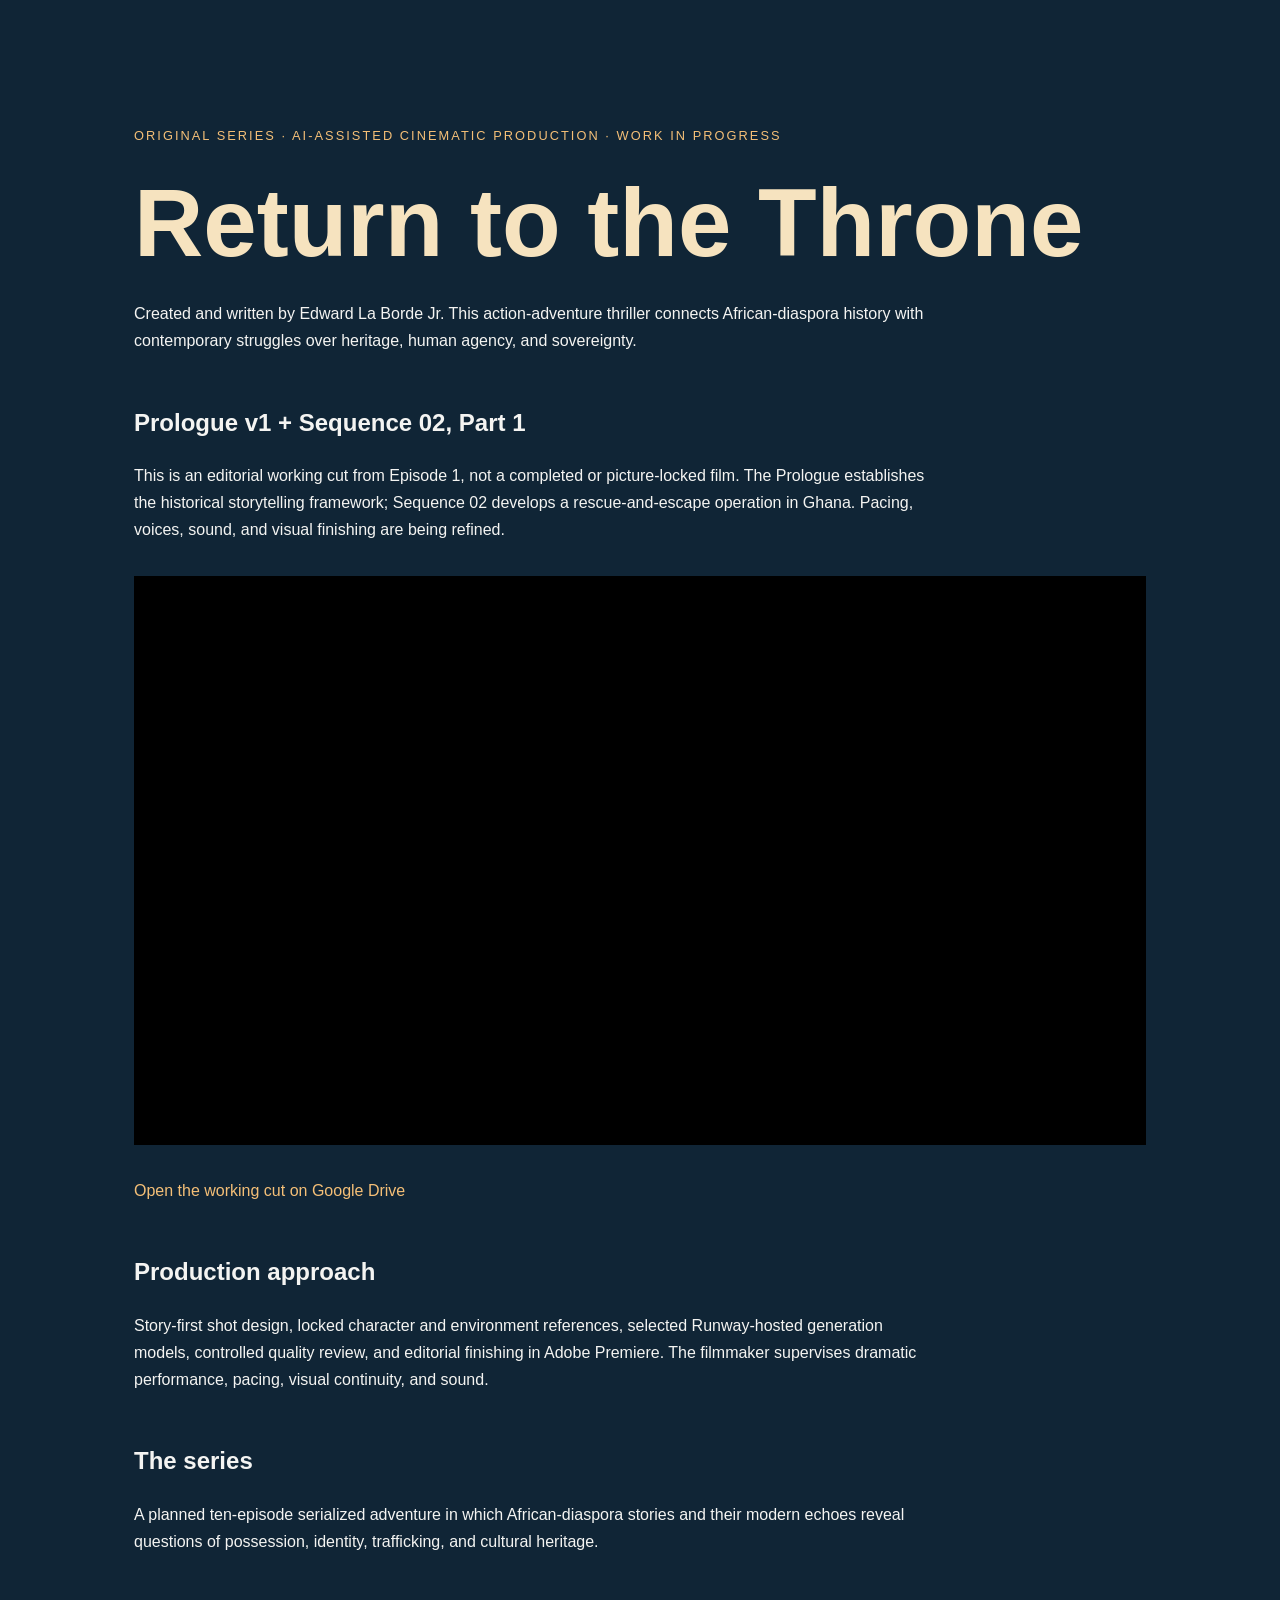
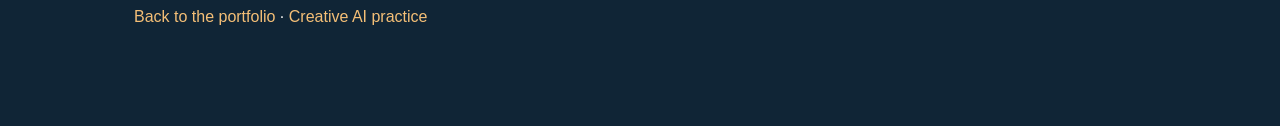
<file: return-to-the-throne/index.html>
<!doctype html>
<html lang="en">
<head>
<meta charset="utf-8">
<meta name="viewport" content="width=device-width, initial-scale=1">
<meta name="description" content="Return to the Throne, a version-one work-in-progress cut from Edward La Borde Jr.">
<title>Return to the Throne | Edward La Borde Jr.</title>
<link rel="stylesheet" href="../styles.css">
<style>
main {max-width:1060px;margin:auto;padding:7rem 1.5rem 5rem;}
body {background:#102536;color:#f4f4f2;font-family:Arial,sans-serif;}
h1 {font-size:clamp(3rem,8vw,6rem);line-height:1;margin:.3em 0;color:#f6e3bf}
p {max-width:800px;line-height:1.7}
a {color:#f4bf77}
.kicker {text-transform:uppercase;letter-spacing:.16em;font-size:.8rem;color:#f4bf77}
.preview {position:relative;padding-bottom:56.25%;height:0;overflow:hidden;background:black;margin:2rem 0}
.preview iframe {position:absolute;width:100%;height:100%;left:0;top:0;border:0}
section {margin:3rem 0;}
</style>
</head>
<body>
<main>
<p class="kicker">Original series · AI-assisted cinematic production · Work in progress</p>
<h1>Return to the Throne</h1>
<p>Created and written by Edward La Borde Jr. This action-adventure thriller connects African-diaspora history with contemporary struggles over heritage, human agency, and sovereignty.</p>
<section id="sample">
<h2>Prologue v1 + Sequence 02, Part 1</h2>
<p>This is an editorial working cut from Episode 1, not a completed or picture-locked film. The Prologue establishes the historical storytelling framework; Sequence 02 develops a rescue-and-escape operation in Ghana. Pacing, voices, sound, and visual finishing are being refined.</p>
<div class="preview"><iframe title="Return to the Throne work-in-progress video" src="https://drive.google.com/file/d/1I3t1RLOcDK3a_XfytMyvHMTDR8BE4q0i/preview" allow="fullscreen" allowfullscreen loading="lazy"></iframe></div>
<p><a href="https://drive.google.com/file/d/1I3t1RLOcDK3a_XfytMyvHMTDR8BE4q0i/view" target="_blank" rel="noopener">Open the working cut on Google Drive</a></p>
</section>
<section><h2>Production approach</h2><p>Story-first shot design, locked character and environment references, selected Runway-hosted generation models, controlled quality review, and editorial finishing in Adobe Premiere. The filmmaker supervises dramatic performance, pacing, visual continuity, and sound.</p></section>
<section><h2>The series</h2><p>A planned ten-episode serialized adventure in which African-diaspora stories and their modern echoes reveal questions of possession, identity, trafficking, and cultural heritage.</p></section>
<p><a href="../">Back to the portfolio</a> · <a href="../creative-ai/">Creative AI practice</a></p>
</main>
</body>
</html>
</file>
<file: styles.css>
:root{
  --navy:#102A43;
  --navy-deep:#091D30;
  --ocean:#1976A3;
  --warm-white:#F8F6F1;
  --sand:#E9E1D3;
  --coral:#D96C4A;
  --ink:#17324A;
  --muted:#5D7080;
  --line:rgba(16,42,67,.14);
  --shadow:0 24px 70px rgba(16,42,67,.14);
  --max-width:1280px;
}

*{box-sizing:border-box}
html{scroll-behavior:smooth;scroll-padding-top:5rem}
body{margin:0;font-family:Manrope,Inter,Arial,sans-serif;color:var(--ink);background:var(--warm-white);line-height:1.65;-webkit-font-smoothing:antialiased}
body.menu-open{overflow:hidden}
img{display:block;max-width:100%}
a{color:inherit;text-decoration:none}
button{font:inherit}
::selection{background:var(--coral);color:#fff}

.skip-link{position:fixed;top:.75rem;left:1rem;z-index:1000;padding:.75rem 1rem;background:#fff;color:var(--navy);transform:translateY(-150%);transition:transform .2s}
.skip-link:focus{transform:translateY(0)}

.site-header{position:fixed;inset:0 0 auto 0;z-index:100;display:flex;align-items:center;justify-content:space-between;height:5rem;padding:0 clamp(1.25rem,5vw,5rem);color:var(--navy);background:rgba(248,246,241,.97);border-bottom:1px solid var(--line);backdrop-filter:blur(16px);transition:box-shadow .3s ease}
.site-header.scrolled,.site-header.menu-open{box-shadow:0 8px 30px rgba(16,42,67,.08)}
.brand{display:flex;align-items:center;font-size:.82rem;font-weight:800;letter-spacing:.08em;text-transform:uppercase}
.site-nav{display:flex;align-items:center;gap:clamp(1rem,2vw,2rem)}
.site-nav a{position:relative;font-size:.78rem;font-weight:700;letter-spacing:.1em;text-transform:uppercase}
.site-nav a::after{content:"";position:absolute;left:0;right:100%;bottom:-.5rem;height:2px;background:var(--coral);transition:right .25s ease}
.site-nav a:hover::after,.site-nav a:focus-visible::after{right:0}
.nav-toggle{display:none;border:0;background:transparent;color:inherit;font-size:.78rem;font-weight:700;letter-spacing:.1em;text-transform:uppercase;cursor:pointer}

.hero{position:relative;min-height:clamp(680px,88svh,820px);overflow:hidden;color:#fff;background:var(--navy-deep);isolation:isolate}
.hero-background{position:absolute;inset:5rem 0 0;z-index:-3;background-image:url("assets/images/hero-composite-final.webp");background-size:cover;background-position:center center;transform:scale(1.018);animation:hero-drift 16s ease-out both}
.hero::before{content:"";position:absolute;inset:5rem 0 0;z-index:-2;background:linear-gradient(90deg,rgba(7,29,48,.88) 0%,rgba(8,34,56,.68) 28%,rgba(9,38,62,.2) 43%,transparent 55%)}
.hero::after{content:"";position:absolute;inset:auto 0 0;height:18%;z-index:-1;background:linear-gradient(transparent,rgba(7,25,41,.52))}
.hero-inner{width:min(var(--max-width),90vw);min-height:clamp(680px,88svh,820px);margin:0 auto;display:grid;grid-template-columns:1.05fr .95fr;align-items:center;gap:2rem;padding-top:5rem}
.hero-copy{position:relative;z-index:2;max-width:700px;padding:4rem 0 3rem}
.hero-kicker{margin:0 0 1.3rem;font-size:.78rem;font-weight:800;letter-spacing:.2em;text-transform:uppercase;color:#A3D6EB}
.hero h1{margin:0;font-size:clamp(3.8rem,6.8vw,6.8rem);line-height:.88;letter-spacing:-.06em;text-transform:uppercase;max-width:9ch;text-wrap:balance}
.hero-tagline{margin:2rem 0 0;padding-left:1rem;border-left:3px solid var(--coral);font-size:clamp(1.1rem,1.8vw,1.45rem);font-weight:500;line-height:1.45}
.hero-actions{display:flex;flex-wrap:wrap;gap:.8rem;margin-top:2.25rem}
.button{display:inline-flex;align-items:center;justify-content:center;min-height:3.25rem;padding:.9rem 1.45rem;border:1px solid transparent;font-size:.76rem;font-weight:800;letter-spacing:.08em;text-transform:uppercase;transition:transform .25s ease,background .25s ease,border-color .25s ease,color .25s ease,box-shadow .25s ease}
.button:hover{transform:translateY(-2px)}
.button-coral{background:var(--coral);color:#fff;box-shadow:0 14px 32px rgba(126,46,24,.24)}
.button-coral:hover{background:#c85c3d;box-shadow:0 18px 38px rgba(126,46,24,.3)}
.button-ghost{border-color:rgba(255,255,255,.72);color:#fff;background:rgba(7,29,48,.16);backdrop-filter:blur(7px)}
.button-ghost:hover{background:#fff;color:var(--navy);border-color:#fff}
.section{padding:clamp(7rem,11vw,11rem) max(5vw,calc((100vw - var(--max-width))/2))}
.eyebrow{margin:0 0 1.3rem;color:var(--ocean);font-size:.72rem;font-weight:800;letter-spacing:.2em;text-transform:uppercase}
.section h2,.on-set-section h2,.contact-section h2{margin:0;color:var(--navy);font-size:clamp(2.65rem,5.5vw,5.6rem);line-height:.98;letter-spacing:-.055em;text-wrap:balance}
.section-intro{max-width:880px;margin-bottom:clamp(3.5rem,7vw,6rem)}
.section-intro>p:last-child{max-width:650px;margin:1.6rem 0 0;color:var(--muted);font-size:1.05rem}
.section-intro.compact{margin-bottom:3rem}
.section-intro.compact h2{font-size:clamp(2.6rem,4.3vw,4.5rem)}

.work-section{background:var(--warm-white)}
.timeless-feature{display:grid;grid-template-columns:minmax(0,1.48fr) minmax(320px,.52fr);min-height:560px;background:var(--navy);color:#fff;box-shadow:var(--shadow)}
.project-image{position:relative;display:block;overflow:hidden;background:#d7dfe4}
.project-image img{width:100%;height:100%;object-fit:cover;transition:transform .65s cubic-bezier(.2,.7,.2,1),filter .35s ease}
.project-image::after{content:"";position:absolute;inset:0;background:linear-gradient(180deg,transparent 58%,rgba(7,25,41,.32));pointer-events:none}
.project-image:hover img{transform:scale(1.025);filter:saturate(1.05)}
.timeless-image{min-height:560px}
.timeless-copy{align-self:center;padding:clamp(2.2rem,4vw,4.5rem)}
.project-meta{margin:0 0 .85rem;color:var(--ocean);font-size:.67rem;font-weight:800;letter-spacing:.15em;text-transform:uppercase}
.timeless-copy .project-meta{color:#86C4DE}
.timeless-copy h3{margin:0;font-size:clamp(2.2rem,3.3vw,3.6rem);line-height:1.03;letter-spacing:-.04em}
.timeless-copy p:not(.project-meta){margin:1.35rem 0 1.7rem;color:rgba(255,255,255,.74)}
.project-link{display:inline-flex;align-items:center;gap:.5rem;padding-bottom:.32rem;border-bottom:1px solid currentColor;color:var(--ocean);font-size:.73rem;font-weight:800;letter-spacing:.09em;text-transform:uppercase;transition:color .2s ease,gap .2s ease}
.project-link:hover{color:var(--coral);gap:.75rem}
.timeless-copy .project-link{color:#fff}
.timeless-copy .project-link:hover{color:#F0A38C}
.featured-grid{display:grid;grid-template-columns:repeat(2,minmax(0,1fr));gap:clamp(2rem,3vw,3rem);margin-top:clamp(2rem,3vw,3rem)}
.project-card{display:flex;flex-direction:column;background:#fff;border:1px solid var(--line)}
.project-card .project-image{aspect-ratio:16/10}
.project-details{padding:clamp(1.5rem,3vw,2.4rem)}
.project-details h3,.additional-card h3{margin:0;color:var(--navy);font-size:clamp(1.45rem,2.2vw,2.15rem);line-height:1.12;letter-spacing:-.035em}
.project-details>p:not(.project-meta){margin:.85rem 0 1.2rem;color:var(--muted)}

.about-section{display:grid;grid-template-columns:1.08fr .92fr;align-items:center;gap:clamp(3rem,8vw,8rem);background:#fff}
.about-image{position:relative}
.about-image img{position:relative;z-index:1;width:100%;aspect-ratio:4/3;object-fit:cover;box-shadow:var(--shadow)}
.location-line{margin:0 0 1rem;color:var(--coral);font-size:.72rem;font-weight:800;letter-spacing:.16em;text-transform:uppercase}
.about-copy h2{font-size:clamp(2.8rem,4.6vw,4.9rem)}
.about-lead{margin:1.7rem 0 1rem;color:var(--navy);font-size:1.15rem;font-weight:600;line-height:1.6}
.about-copy>p:not(.eyebrow):not(.location-line):not(.about-lead){color:var(--muted)}
.about-copy .project-link{margin-top:1rem}
.about-links{display:flex;flex-wrap:wrap;gap:1rem 1.5rem;margin-top:1rem}
.about-links .project-link{margin-top:0}

.on-set-section{padding:clamp(6rem,10vw,10rem) 0;background:var(--sand);overflow:hidden}
.on-set-inner{width:min(var(--max-width),90vw);margin:0 auto;display:grid;grid-template-columns:.78fr 1.22fr;align-items:center;gap:clamp(3rem,7vw,7rem)}
.on-set-copy h2{font-size:clamp(2.7rem,4.5vw,4.75rem)}
.on-set-copy>p:not(.eyebrow):not(.leadership-note){margin:1.7rem 0 0;color:#506676}
.leadership-note{margin:2rem 0 0;padding:1.2rem 0 0;border-top:1px solid rgba(16,42,67,.22);color:var(--navy);font-weight:700}
.on-set-images{position:relative;padding:0 0 clamp(6rem,10vw,8rem) 12%}
.on-set-primary{margin:0;box-shadow:var(--shadow)}
.on-set-primary img{width:100%;aspect-ratio:16/10;object-fit:cover}
.on-set-secondary{position:absolute;left:0;bottom:0;width:48%;margin:0;border:8px solid var(--sand);box-shadow:0 20px 52px rgba(16,42,67,.2)}
.on-set-secondary img{width:100%;aspect-ratio:3/2;object-fit:cover}

.experience-section{padding:clamp(6rem,9vw,9rem) max(5vw,calc((100vw - var(--max-width))/2));background:var(--navy);color:#fff}
.experience-section .eyebrow{color:#7FC4E0}
.experience-section h2{color:#fff}
.experience-intro{display:grid;grid-template-columns:1.1fr .9fr;align-items:end;gap:3rem}
.experience-intro h2{margin:0;font-size:clamp(2.8rem,5vw,5.2rem);line-height:.98;letter-spacing:-.055em}
.experience-intro>p:last-child{max-width:480px;margin:0;color:rgba(255,255,255,.68);font-size:1.04rem}
.experience-metrics{display:grid;grid-template-columns:repeat(4,minmax(0,1fr));margin-top:4rem;border-top:1px solid rgba(255,255,255,.2);border-bottom:1px solid rgba(255,255,255,.2)}
.experience-metrics div{padding:2rem 1.5rem 2rem 0;border-right:1px solid rgba(255,255,255,.2)}
.experience-metrics div:not(:first-child){padding-left:1.5rem}
.experience-metrics div:last-child{border-right:0}
.experience-metrics strong{display:block;margin-bottom:.65rem;color:#fff;font-size:clamp(1.7rem,3vw,3.1rem);line-height:1;letter-spacing:-.04em}
.experience-metrics span{display:block;color:rgba(255,255,255,.62);font-size:.8rem}
.experience-details{display:grid;grid-template-columns:1fr 1fr .8fr;gap:clamp(2rem,5vw,5rem);margin-top:4rem}
.experience-label{margin:0 0 1rem;color:#7FC4E0;font-size:.7rem;font-weight:800;letter-spacing:.17em;text-transform:uppercase}
.editorial-list{display:grid;grid-template-columns:repeat(2,minmax(0,1fr));gap:.8rem 1.25rem;margin:0;padding:0;list-style:none}
.editorial-list li{padding-bottom:.7rem;border-bottom:1px solid rgba(255,255,255,.14);font-size:.86rem}
.experience-cta{align-self:start;padding:1.5rem;border:1px solid rgba(255,255,255,.2)}
.editorial-list-single{grid-template-columns:1fr}
.experience-cta .button{margin-top:1.5rem}

.work-continuation{margin-top:clamp(4.5rem,8vw,7rem)}
.expanded-work-grid{display:grid;grid-template-columns:repeat(2,minmax(0,1fr));gap:clamp(3.5rem,6vw,6rem) clamp(2rem,4vw,4rem)}
.additional-card{padding-bottom:2rem;border-bottom:1px solid var(--line)}
.additional-card .project-image{aspect-ratio:16/9;margin-bottom:1.4rem}
.additional-card h3{margin-bottom:.75rem}
.project-description{margin:0 0 1.2rem;color:var(--muted);max-width:55ch}

.about-page{background:var(--warm-white)}
.about-page .site-nav a[aria-current="page"]::after{right:0}
.about-page-hero{display:grid;grid-template-columns:.9fr 1.1fr;align-items:center;gap:clamp(3rem,7vw,7rem);min-height:clamp(700px,88svh,900px);padding:clamp(9rem,13vw,12rem) max(5vw,calc((100vw - var(--max-width))/2)) clamp(6rem,10vw,9rem);background:#fff}
.about-page-hero-copy{max-width:660px}
.about-page-hero h1{margin:0;color:var(--navy);font-size:clamp(3.6rem,6.7vw,7rem);line-height:.93;letter-spacing:-.06em;text-wrap:balance}
.about-page-lead{margin:2rem 0 1rem;color:var(--navy);font-size:clamp(1.08rem,1.5vw,1.28rem);font-weight:600;line-height:1.65}
.about-page-hero-copy>p:last-child{color:var(--muted)}
.about-page-hero-image{position:relative;margin:0}
.about-page-hero-image::before{content:"";position:absolute;inset:-1rem 1.5rem 1rem -1rem;border:1px solid rgba(25,118,163,.25)}
.about-page-hero-image img{position:relative;width:100%;aspect-ratio:4/3;object-fit:cover;box-shadow:var(--shadow)}
.about-section-heading{max-width:900px;margin-bottom:clamp(3.5rem,6vw,6rem)}
.about-section-heading h2,.biography-intro h2,.philosophy-copy h2,.about-page-cta h2{margin:0;color:var(--navy);font-size:clamp(2.7rem,5vw,5.2rem);line-height:.98;letter-spacing:-.055em;text-wrap:balance}

.career-journey-section{padding:clamp(7rem,10vw,10rem) max(5vw,calc((100vw - var(--max-width))/2));background:var(--sand)}
.career-journey{display:grid;grid-template-columns:repeat(3,minmax(0,1fr));margin:0;padding:0;border-top:1px solid rgba(16,42,67,.2);list-style:none}
.career-journey li{position:relative;min-height:190px;padding:1.6rem 1.5rem 1.8rem 0;border-bottom:1px solid rgba(16,42,67,.2)}
.career-journey li:not(:nth-child(3n+1)){padding-left:1.5rem;border-left:1px solid rgba(16,42,67,.2)}
.career-journey span{display:block;margin-bottom:2.6rem;color:var(--coral);font-size:.67rem;font-weight:800;letter-spacing:.14em}
.career-journey strong{display:block;color:var(--navy);font-size:1.03rem;line-height:1.3}
.career-journey small{display:block;margin-top:.35rem;color:var(--muted);font-size:.75rem}

.biography-section{display:grid;grid-template-columns:.68fr 1.32fr;gap:clamp(4rem,9vw,9rem);padding:clamp(7rem,11vw,11rem) max(5vw,calc((100vw - var(--max-width))/2));background:var(--warm-white)}
.biography-intro{position:sticky;top:8rem;align-self:start}
.biography-intro h2{font-size:clamp(2.8rem,4.4vw,4.7rem)}
.biography-chapters{border-top:1px solid var(--line)}
.biography-chapter{display:grid;grid-template-columns:3.5rem 1fr;gap:1.5rem;padding:clamp(2.5rem,5vw,4.5rem) 0;border-bottom:1px solid var(--line)}
.chapter-number{margin:0;color:var(--coral);font-size:.7rem;font-weight:800;letter-spacing:.14em}
.biography-chapter h3{margin:0 0 1rem;color:var(--navy);font-size:clamp(1.75rem,2.8vw,2.7rem);line-height:1.1;letter-spacing:-.04em}
.biography-chapter p:not(.chapter-number){max-width:68ch;margin:.75rem 0 0;color:var(--muted)}

.career-highlights-section{padding:clamp(7rem,10vw,10rem) max(5vw,calc((100vw - var(--max-width))/2));background:#fff}
.career-highlight-grid{display:grid;grid-template-columns:repeat(4,minmax(0,1fr));border-top:1px solid var(--line);border-left:1px solid var(--line)}
.career-highlight{min-height:260px;padding:clamp(1.5rem,3vw,2.5rem);border-right:1px solid var(--line);border-bottom:1px solid var(--line)}
.career-highlight span{color:var(--ocean);font-size:.65rem;font-weight:800;letter-spacing:.15em;text-transform:uppercase}
.career-highlight h3{margin:3.5rem 0 .8rem;color:var(--navy);font-size:clamp(1.2rem,1.6vw,1.55rem);line-height:1.2;letter-spacing:-.025em}
.career-highlight p{margin:0;color:var(--muted);font-size:.86rem}

.feature-films-section{padding:clamp(7rem,10vw,10rem) max(5vw,calc((100vw - var(--max-width))/2));background:var(--navy);color:#fff}
.feature-films-section .eyebrow{color:#7FC4E0}
.feature-films-section .about-section-heading h2{color:#fff}
.feature-film-grid{display:grid;grid-template-columns:repeat(3,minmax(0,1fr));gap:clamp(1.5rem,3vw,2.5rem)}
.feature-film-card{display:flex;flex-direction:column;min-width:0;background:#fff;color:var(--ink)}
.feature-film-art{display:flex;align-items:flex-end;min-height:310px;aspect-ratio:4/3;overflow:hidden}
.feature-film-art img{width:100%;height:100%;object-fit:cover}
.feature-film-art-title{padding:clamp(2rem,4vw,3.5rem);background:linear-gradient(145deg,#244B68,var(--navy-deep));color:#fff}
.feature-film-art-title span{font-size:clamp(2.1rem,3.3vw,3.7rem);font-weight:700;line-height:.92;letter-spacing:-.055em}
.feature-film-art-sand{background:linear-gradient(145deg,#D9C9B1,#A97C66)}
.feature-film-copy{display:flex;flex:1;flex-direction:column;padding:clamp(1.5rem,3vw,2.4rem)}
.feature-film-copy h3{margin:0;color:var(--navy);font-size:clamp(1.45rem,2.2vw,2.15rem);line-height:1.12;letter-spacing:-.035em}
.feature-film-copy>p:not(.project-meta){margin:.9rem 0 1.4rem;color:var(--muted)}
.feature-film-copy .project-link{align-self:flex-start;margin-top:auto}

.collaborations-section{padding:clamp(7rem,10vw,10rem) max(5vw,calc((100vw - var(--max-width))/2));background:var(--warm-white)}
.collaboration-list{border-top:1px solid var(--line)}
.collaboration-list>div{display:grid;grid-template-columns:3rem 1fr minmax(220px,.7fr);align-items:center;gap:1.5rem;padding:1.65rem 0;border-bottom:1px solid var(--line)}
.collaboration-list span{color:var(--coral);font-size:.68rem;font-weight:800}
.collaboration-list strong{color:var(--navy);font-size:clamp(1rem,1.8vw,1.35rem)}
.collaboration-list small{color:var(--muted);font-size:.78rem;text-align:right}

.philosophy-section{display:grid;grid-template-columns:1.08fr .92fr;align-items:center;gap:clamp(3rem,7vw,7rem);padding:clamp(7rem,11vw,11rem) max(5vw,calc((100vw - var(--max-width))/2));background:var(--sand)}
.philosophy-image img{width:100%;aspect-ratio:4/3;object-fit:cover;box-shadow:var(--shadow)}
.philosophy-copy h2{font-size:clamp(2.7rem,4.4vw,4.7rem)}
.philosophy-copy blockquote{margin:2rem 0 0;padding:0;border:0}
.philosophy-copy blockquote p{margin:1rem 0 0;color:#4E6575;font-size:1.02rem}
.philosophy-copy blockquote p:first-child{color:var(--navy);font-size:1.12rem;font-weight:600}

.about-page-cta{padding:clamp(7rem,11vw,11rem) max(5vw,calc((100vw - var(--max-width))/2));background:#fff}
.about-page-cta>div{max-width:950px}
.about-page-cta .contact-actions{margin-top:2.5rem}

.contact-section{padding:clamp(6rem,11vw,10rem) 5vw;background:linear-gradient(115deg,var(--warm-white) 0%,var(--warm-white) 60%,var(--sand) 60%,var(--sand) 100%)}
.contact-inner{width:min(1000px,90vw);margin:0 auto}
.contact-section h2{font-size:clamp(3.6rem,7.2vw,7.25rem)}
.contact-inner>p:not(.eyebrow){max-width:570px;margin:1.5rem 0 0;color:var(--muted);font-size:1.08rem}
.contact-actions{display:flex;align-items:center;flex-wrap:wrap;gap:1rem 1.5rem;margin-top:2.4rem}
.contact-link{font-size:.76rem;font-weight:800;letter-spacing:.07em;text-transform:uppercase;border-bottom:1px solid var(--navy)}
.contact-link:hover{color:var(--coral);border-color:var(--coral)}

footer{display:flex;justify-content:space-between;gap:1rem;padding:2rem 5vw;background:var(--navy-deep);color:rgba(255,255,255,.62);font-size:.7rem;font-weight:700;letter-spacing:.1em;text-transform:uppercase}
footer p{margin:0}

.resume-page{background:#EDF1F3;color:var(--ink)}
.resume-site-header{display:flex;align-items:center;justify-content:space-between;min-height:4.5rem;padding:0 5vw;background:#fff;border-bottom:1px solid var(--line)}
.resume-site-header nav{display:flex;gap:1.5rem}
.resume-site-header nav a{font-size:.72rem;font-weight:800;letter-spacing:.09em;text-transform:uppercase}
.resume-shell{width:min(1040px,92vw);margin:0 auto;padding:2rem 0 5rem}
.resume-toolbar{display:flex;align-items:center;justify-content:space-between;margin-bottom:1.25rem}
.resume-back{font-size:.76rem;font-weight:800;letter-spacing:.06em;text-transform:uppercase}
.resume-document{padding:clamp(2rem,5vw,4.5rem);background:#fff;box-shadow:0 20px 60px rgba(16,42,67,.12)}
.resume-header{padding-bottom:2rem;border-bottom:4px solid var(--navy)}
.resume-kicker{margin:0 0 .65rem;color:var(--coral);font-size:.72rem;font-weight:800;letter-spacing:.18em;text-transform:uppercase}
.resume-header h1{margin:0;color:var(--navy);font-size:clamp(2.7rem,6vw,5.2rem);line-height:.98;letter-spacing:-.055em}
.resume-contact{display:flex;flex-wrap:wrap;gap:.25rem;margin:1rem 0 0;color:var(--muted);font-size:.86rem}
.resume-contact a{color:var(--ocean)}
.resume-section{padding:2rem 0;border-bottom:1px solid var(--line)}
.resume-section:last-child{border-bottom:0;padding-bottom:0}
.resume-section>h2,.resume-two-column h2{margin:0 0 1.1rem;color:var(--navy);font-size:.82rem;letter-spacing:.16em;text-transform:uppercase}
.resume-section p{margin:.6rem 0;color:#405D70}
.resume-summary p{font-size:1.02rem;line-height:1.75}
.resume-role+.resume-role{margin-top:2rem}
.resume-role-heading{display:flex;align-items:flex-start;justify-content:space-between;gap:1rem;margin-bottom:.8rem}
.resume-role-heading h3,.resume-project-grid h3{margin:0;color:var(--navy);font-size:1.04rem}
.resume-role-heading p{margin:.2rem 0 0;color:var(--ocean);font-size:.86rem;font-weight:700}
.resume-role-heading>span{color:var(--muted);font-size:.75rem;font-weight:700;text-align:right}
.resume-role ul,.resume-compact-list{margin:0;padding-left:1.15rem}
.resume-role li,.resume-compact-list li{margin:.45rem 0;color:#405D70;font-size:.88rem}
.resume-project-grid{display:grid;grid-template-columns:repeat(2,minmax(0,1fr));gap:1rem 2rem}
.resume-project-grid>div{padding-bottom:.9rem;border-bottom:1px solid var(--line)}
.resume-project-grid p{margin:.25rem 0 0;font-size:.8rem}
.resume-project-grid h3 a{transition:color .2s ease}
.resume-project-grid h3 a:hover,.resume-project-grid h3 a:focus-visible{color:var(--coral)}
.resume-project-link{display:inline-block;margin-top:.45rem;color:var(--ocean);font-size:.66rem;font-weight:800;letter-spacing:.08em;text-transform:uppercase}
.resume-two-column{display:grid;grid-template-columns:repeat(2,minmax(0,1fr));gap:3rem}
.resume-footer{background:var(--navy-deep)}

.reveal{opacity:0;transform:translateY(24px);transition:opacity .7s ease,transform .7s cubic-bezier(.2,.7,.2,1)}
.reveal.is-visible{opacity:1;transform:none}

@keyframes hero-drift{from{transform:scale(1.045)}to{transform:scale(1.018)}}

@media(max-width:1050px){
  .hero-inner{grid-template-columns:1fr .8fr}
  .timeless-feature{grid-template-columns:1.15fr .85fr}
  .featured-grid{grid-template-columns:1fr 1fr}
  .on-set-inner{grid-template-columns:1fr}
  .on-set-copy{max-width:780px}
  .on-set-images{width:min(900px,100%);margin-left:auto}
  .experience-details{grid-template-columns:1fr 1fr}
  .experience-cta{grid-column:1/-1}
  .career-highlight-grid{grid-template-columns:repeat(2,minmax(0,1fr))}
  .feature-film-grid{grid-template-columns:repeat(2,minmax(0,1fr))}
}

@media(max-width:780px){
  .site-header{height:4.5rem}
  .nav-toggle{display:block}
  .site-nav{position:absolute;top:100%;left:0;right:0;display:flex;flex-direction:column;align-items:flex-start;gap:0;padding:1rem 5vw 1.5rem;background:var(--warm-white);color:var(--navy);border-bottom:1px solid var(--line);transform:translateY(-130%);opacity:0;visibility:hidden;transition:transform .25s ease,opacity .25s ease,visibility .25s}
  .site-nav.open{transform:none;opacity:1;visibility:visible}
  .site-nav a{width:100%;padding:.8rem 0}
  .hero,.hero-inner{min-height:850px}
  .hero-inner{display:block;width:90vw;padding-top:7.2rem}
  .hero-copy{padding:2.5rem 0;max-width:600px}
  .hero h1{font-size:clamp(3.7rem,16vw,6.6rem)}
  .hero::before{inset:4.5rem 0 0;background:linear-gradient(180deg,rgba(7,29,48,.96) 0%,rgba(8,34,56,.8) 38%,rgba(9,38,62,.15) 48%,transparent 58%)}
  .hero-background{inset:4.5rem 0 0}
  .hero-background{background-color:var(--navy-deep);background-size:auto 56%;background-position:right bottom;background-repeat:no-repeat}
  .timeless-feature{grid-template-columns:1fr}
  .timeless-image{min-height:auto;aspect-ratio:16/10}
  .featured-grid,.about-section,.experience-intro{grid-template-columns:1fr}
  .about-section{gap:4rem}
  .experience-intro{gap:1.5rem}
  .experience-intro>p:last-child{margin:0}
  .experience-metrics{grid-template-columns:repeat(2,minmax(0,1fr))}
  .experience-metrics div:nth-child(2){border-right:0}
  .experience-metrics div:nth-child(-n+2){border-bottom:1px solid rgba(255,255,255,.2)}
  .experience-details{grid-template-columns:1fr}
  .experience-cta{grid-column:auto}
  .expanded-work-grid{grid-template-columns:1fr;gap:3.5rem}
  .about-page-hero{grid-template-columns:1fr;min-height:auto;padding-top:8.5rem}
  .about-page-hero-copy{max-width:760px}
  .about-page-hero-image{width:min(760px,100%)}
  .career-journey{grid-template-columns:repeat(2,minmax(0,1fr))}
  .career-journey li,.career-journey li:not(:nth-child(3n+1)){padding-left:1.5rem;border-left:1px solid rgba(16,42,67,.2)}
  .career-journey li:nth-child(odd){padding-left:0;border-left:0}
  .biography-section,.philosophy-section{grid-template-columns:1fr}
  .biography-intro{position:static}
  .feature-film-grid{grid-template-columns:1fr}
  .collaboration-list>div{grid-template-columns:2.5rem 1fr}
  .collaboration-list small{grid-column:2;text-align:left}
  .resume-site-header nav{display:none}
  .resume-two-column{grid-template-columns:1fr;gap:2rem}
}

@media(max-width:520px){
  .brand{font-size:.7rem}
  .hero,.hero-inner{min-height:820px}
  .hero-copy{padding-top:1.3rem}
  .hero-kicker{font-size:.66rem}
  .hero-tagline{font-size:1rem}
  .hero-actions{align-items:stretch;flex-direction:column;width:min(290px,100%)}
  .button{width:100%}
  .section{padding-left:6vw;padding-right:6vw}
  .featured-grid{grid-template-columns:1fr}
  .on-set-inner{width:88vw}
  .on-set-images{padding-left:0;padding-bottom:5.5rem}
  .on-set-secondary{width:62%;left:-2%}
  .contact-section{background:var(--sand)}
  .contact-actions{align-items:flex-start;flex-direction:column}
  .contact-actions .button{width:auto}
  footer{flex-direction:column}
  .experience-metrics{grid-template-columns:1fr}
  .experience-metrics div,.experience-metrics div:not(:first-child){padding:1.4rem 0;border-right:0;border-bottom:1px solid rgba(255,255,255,.2)}
  .experience-metrics div:last-child{border-bottom:0}
  .editorial-list{grid-template-columns:1fr}
  .about-links{align-items:flex-start;flex-direction:column}
  .career-journey,.career-highlight-grid{grid-template-columns:1fr}
  .career-journey li,.career-journey li:not(:nth-child(3n+1)),.career-journey li:nth-child(odd){padding-left:0;border-left:0}
  .biography-chapter{grid-template-columns:1fr;gap:.7rem}
  .feature-film-art{min-height:240px}
  .collaboration-list>div{grid-template-columns:2rem 1fr}
  .about-page-cta .contact-actions .button{width:auto}
  .resume-toolbar{align-items:flex-start;flex-direction:column;gap:1rem}
  .resume-toolbar .button{width:auto}
  .resume-document{padding:1.5rem}
  .resume-role-heading{flex-direction:column}
  .resume-role-heading>span{text-align:left}
  .resume-project-grid{grid-template-columns:1fr}
}

@media(prefers-reduced-motion:reduce){
  html{scroll-behavior:auto}
  *,*::before,*::after{animation:none!important;transition-duration:.01ms!important}
  .reveal{opacity:1;transform:none}
}

@media print{
  @page{size:letter;margin:.45in}
  .resume-page{background:#fff;font-size:9.5pt}
  .resume-site-header,.resume-toolbar,.resume-footer,.skip-link{display:none!important}
  .resume-shell{width:auto;margin:0;padding:0}
  .resume-document{padding:0;box-shadow:none}
  .resume-header{padding-bottom:.16in}
  .resume-header h1{font-size:28pt}
  .resume-contact{font-size:8.5pt}
  .resume-section{padding:.15in 0;break-inside:avoid}
  .resume-section p,.resume-role li,.resume-compact-list li{font-size:8.7pt;line-height:1.35}
  .resume-summary p{font-size:9pt;line-height:1.4}
  .resume-role+.resume-role{margin-top:.15in}
  .resume-project-grid{gap:.08in .25in}
  .resume-project-grid>div{padding-bottom:.07in}
  .resume-project-link{display:none!important}
  a{color:inherit!important;text-decoration:none!important}
}
</file>
